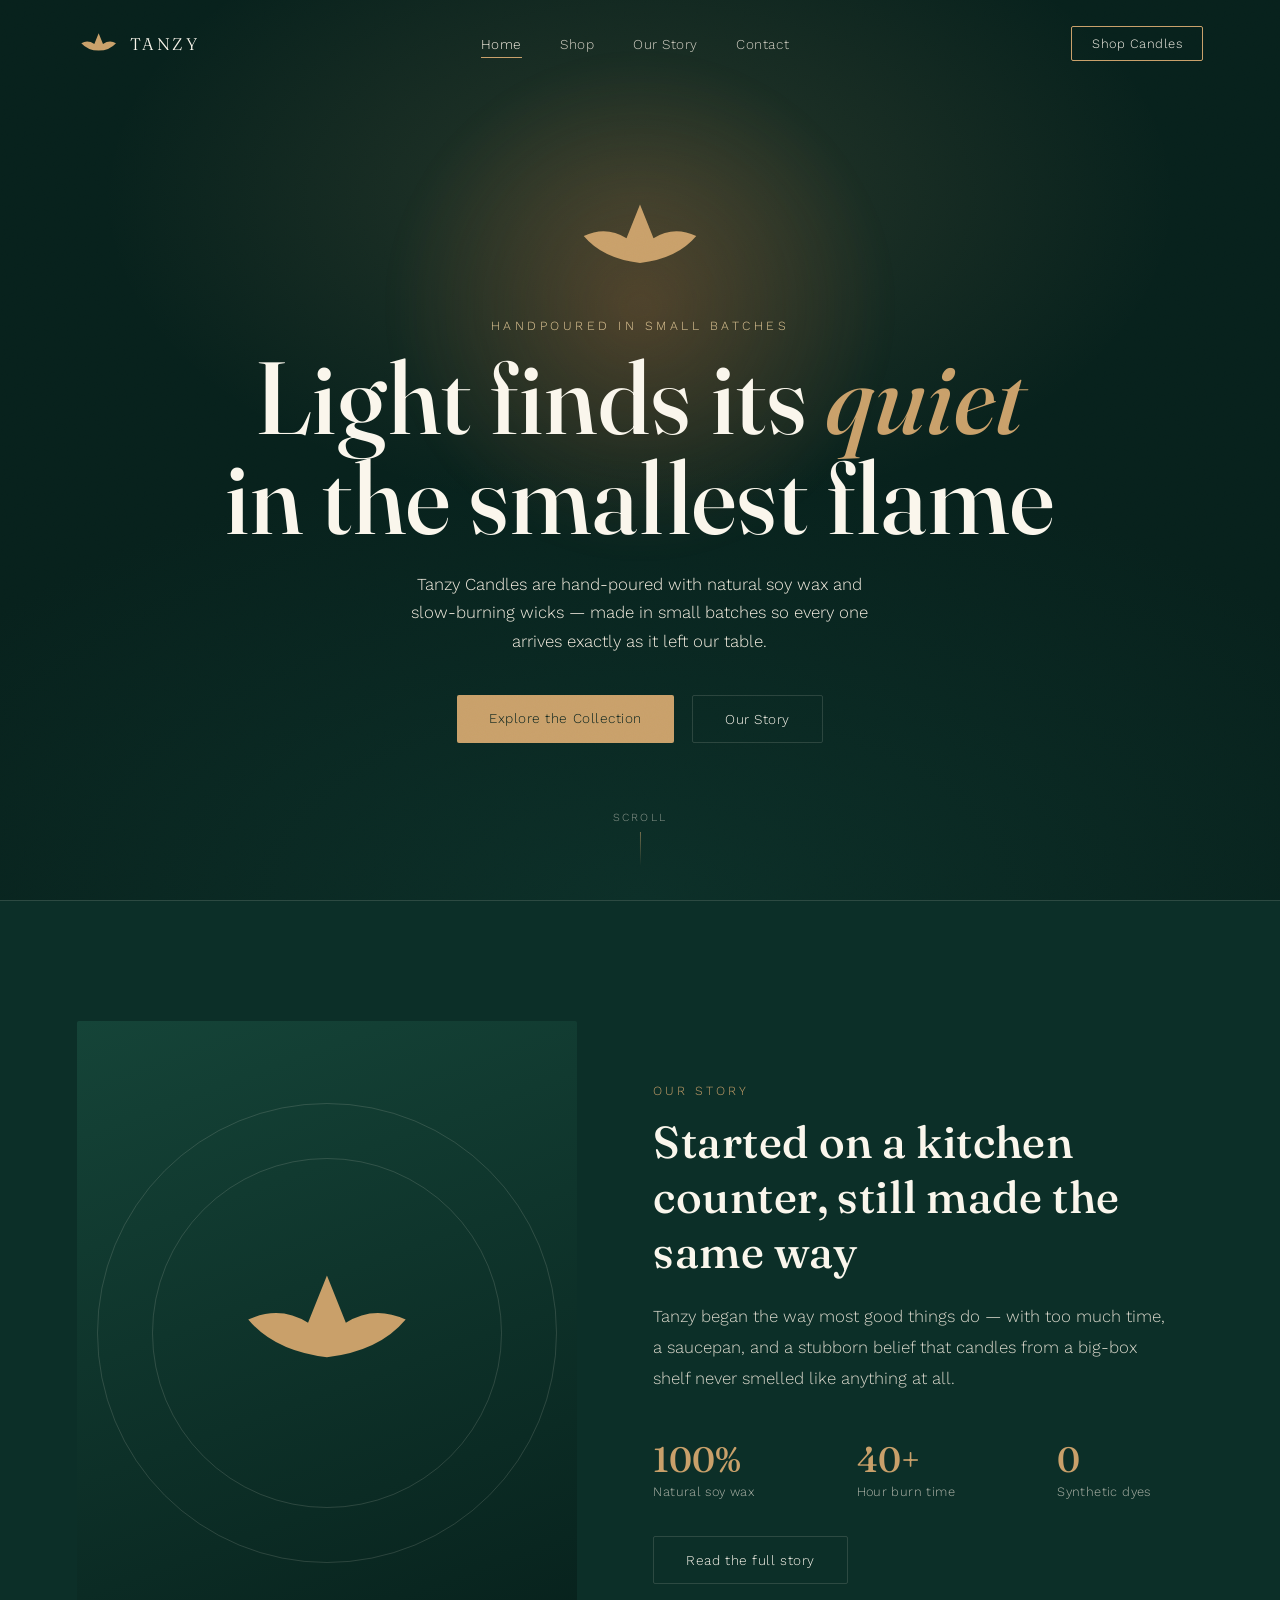
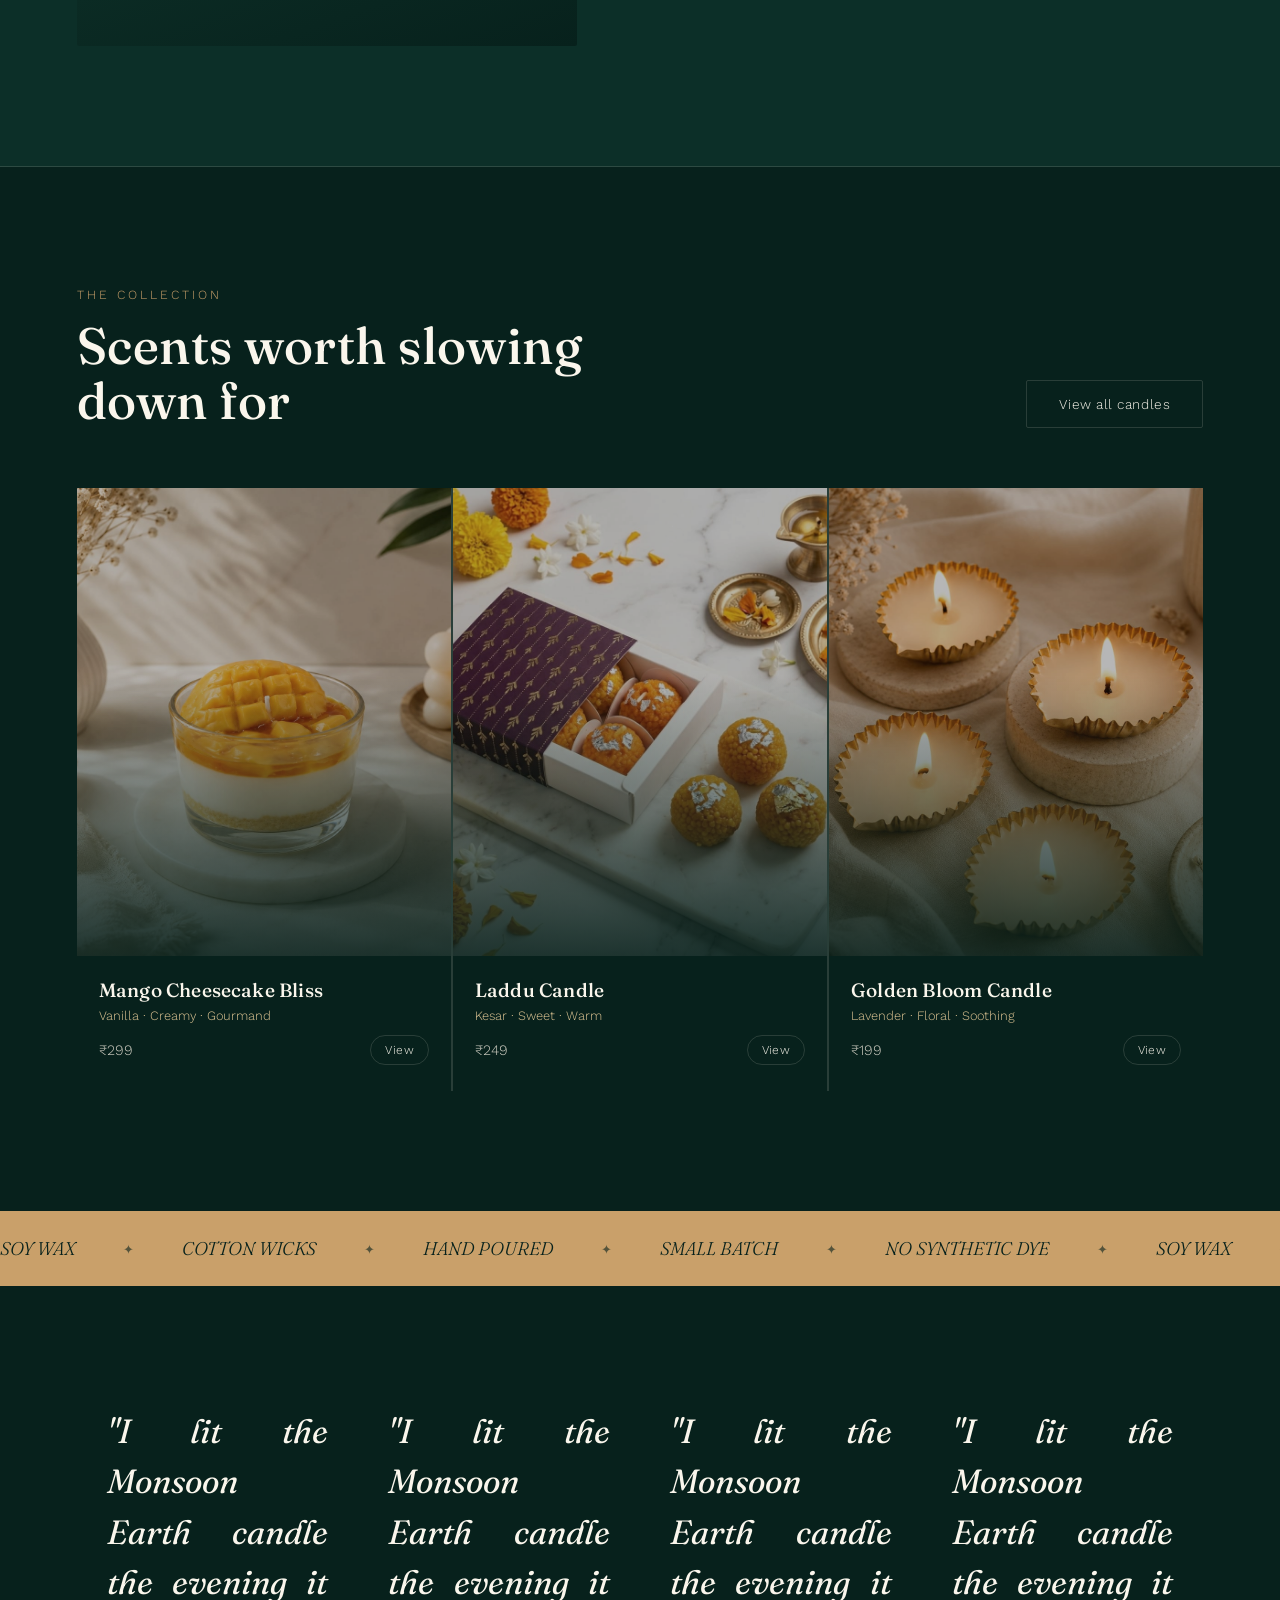
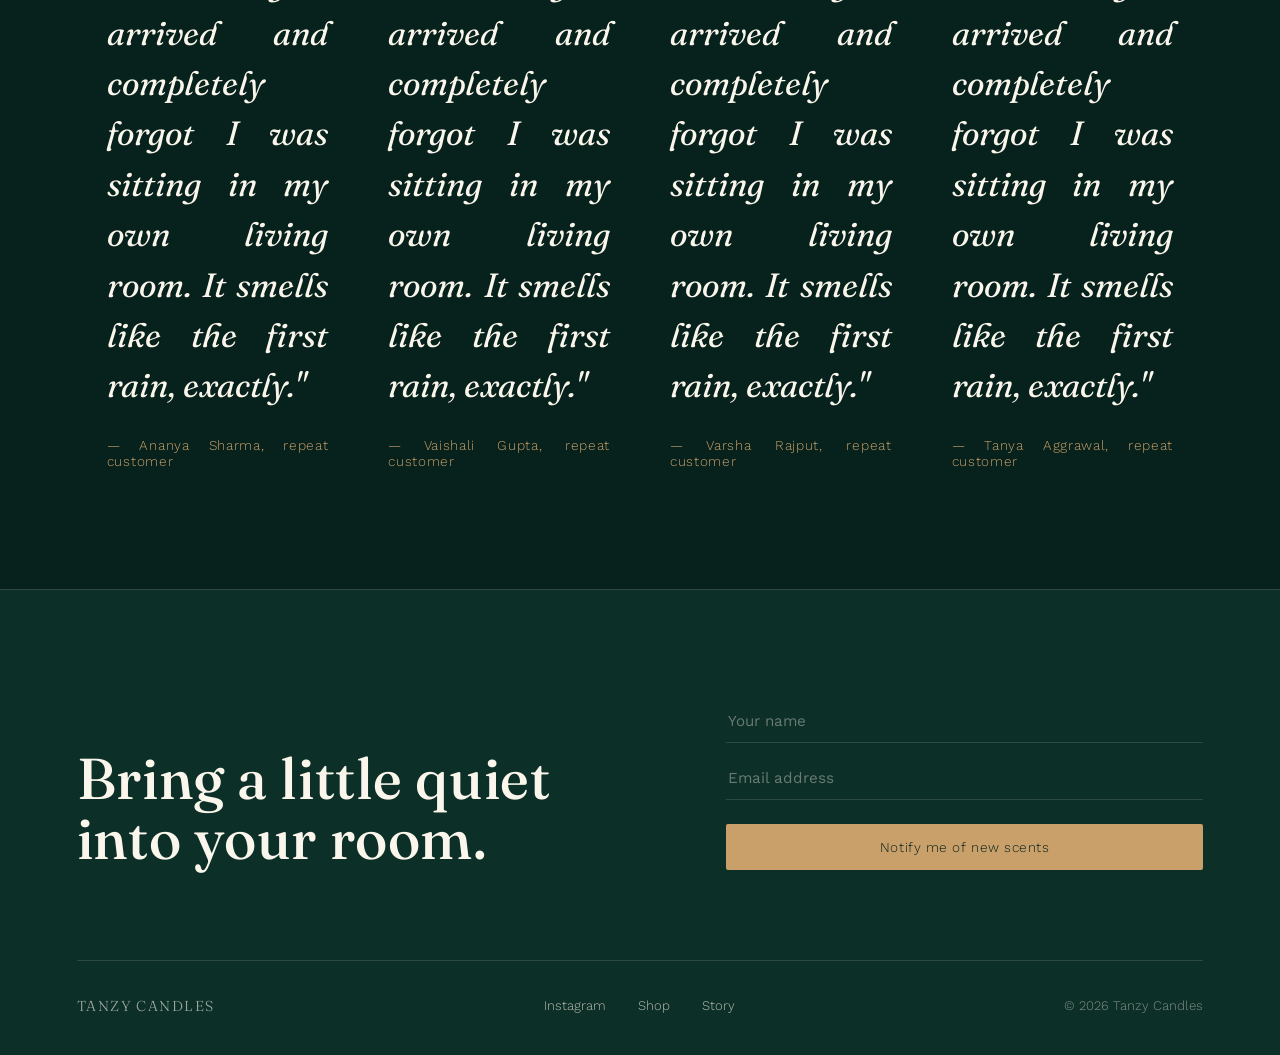
<file: index.html>
<!doctype html>
<html lang="en">

<head>
    <meta charset="UTF-8" />
    <meta name="viewport" content="width=device-width, initial-scale=1.0" />
    <title>Tanzy Candles — Handpoured, Slow-Burning</title>
    <link rel="icon" type="image/svg+xml" href="favicon.svg" />
    <link rel="canonical" href="https://rohit-singh-git.github.io/Tanzy-Candle/index.html" />
    <meta name="description"
        content="Tanzy Candles — handpoured, slow-burning scented candles inspired by desserts and Indian flavours. Vanilla, kesar, rose and floral candles made with soy wax." />
    <meta name="robots" content="index, follow" />

    <meta property="og:type" content="website" />
    <meta property="og:title" content="Tanzy Candles — Handpoured, Slow-Burning" />
    <meta property="og:description"
        content="Tanzy Candles — handpoured, slow-burning scented candles inspired by desserts and Indian flavours. Vanilla, kesar, rose and floral candles made with soy wax." />
    <meta property="og:url" content="https://rohit-singh-git.github.io/Tanzy-Candle/index.html" />
    <meta property="og:image"
        content="https://rohit-singh-git.github.io/Tanzy-Candle/images/Mango-cheesecake-bliss-Candle/1.jpeg" />
    <meta property="og:site_name" content="Tanzy Candles" />

    <meta name="twitter:card" content="summary_large_image" />
    <meta name="twitter:title" content="Tanzy Candles — Handpoured, Slow-Burning" />
    <meta name="twitter:description"
        content="Tanzy Candles — handpoured, slow-burning scented candles inspired by desserts and Indian flavours. Vanilla, kesar, rose and floral candles made with soy wax." />
    <meta name="twitter:image"
        content="https://rohit-singh-git.github.io/Tanzy-Candle/images/Mango-cheesecake-bliss-Candle/1.jpeg" />
    <link rel="preconnect" href="https://fonts.googleapis.com" />
    <link
        href="https://fonts.googleapis.com/css2?family=Fraunces:opsz,wght@9..144,300;9..144,400;9..144,500;9..144,600&family=Work+Sans:wght@300;400;500&display=swap"
        rel="stylesheet" />
    <link rel="stylesheet" href="style.css" />
    <style>
        .hero {
            position: relative;
            min-height: 100svh;
            display: flex;
            align-items: center;
            justify-content: center;
            text-align: center;
            padding: 120px 6vw 80px;
            background:
                radial-gradient(60% 50% at 50% 22%,
                    rgba(201, 160, 106, 0.16),
                    transparent 70%),
                radial-gradient(120% 90% at 50% 100%,
                    var(--pine) 0%,
                    var(--pine-deep) 55%);
            overflow: hidden;
        }

        .hero-glow {
            position: absolute;
            left: 50%;
            top: 34%;
            width: 520px;
            height: 520px;
            transform: translate(-50%, -50%);
            background: radial-gradient(circle,
                    rgba(217, 121, 63, 0.28) 0%,
                    rgba(217, 121, 63, 0) 68%);
            filter: blur(10px);
            animation: flicker 6s ease-in-out infinite;
            pointer-events: none;
        }

        @keyframes flicker {

            0%,
            100% {
                opacity: 0.75;
                transform: translate(-50%, -50%) scale(1);
            }

            35% {
                opacity: 0.95;
                transform: translate(-51%, -49%) scale(1.05);
            }

            60% {
                opacity: 0.65;
                transform: translate(-49%, -51%) scale(0.97);
            }

            80% {
                opacity: 0.9;
                transform: translate(-50%, -50%) scale(1.02);
            }
        }

        .hero-mark {
            width: 150px;
            margin: 0 auto 20px;
            animation: rise 1.4s cubic-bezier(0.19, 1, 0.22, 1) both;
        }

        .hero-eyebrow {
            font-size: 0.78rem;
            letter-spacing: 0.28em;
            color: var(--gold-soft);
            opacity: 0;
            animation: rise 1s cubic-bezier(0.19, 1, 0.22, 1) 0.15s both;
        }

        .hero h1 {
            font-size: clamp(3rem, 9vw, 6.4rem);
            line-height: 0.98;
            margin: 14px 0 22px;
            color: var(--ivory);
            opacity: 0;
            animation: rise 1.2s cubic-bezier(0.19, 1, 0.22, 1) 0.3s both;
        }

        .hero h1 em {
            font-style: italic;
            color: var(--gold);
        }

        .hero p {
            max-width: 480px;
            margin: 0 auto 40px;
            font-size: 1.05rem;
            line-height: 1.7;
            color: var(--cream);
            opacity: 0.85;
            animation: rise 1.2s cubic-bezier(0.19, 1, 0.22, 1) 0.45s both;
        }

        .hero-ctas {
            display: flex;
            gap: 18px;
            justify-content: center;
            flex-wrap: wrap;
            animation: rise 1.2s cubic-bezier(0.19, 1, 0.22, 1) 0.6s both;
        }

        @keyframes rise {
            from {
                opacity: 0;
                transform: translateY(26px);
            }

            to {
                opacity: 1;
                transform: translateY(0);
            }
        }

        .scroll-cue {
            position: absolute;
            bottom: 34px;
            left: 50%;
            transform: translateX(-50%);
            display: flex;
            flex-direction: column;
            align-items: center;
            gap: 8px;
            font-size: 0.68rem;
            letter-spacing: 0.2em;
            color: var(--cream);
            opacity: 0.55;
        }

        .scroll-cue .line {
            width: 1px;
            height: 34px;
            background: linear-gradient(var(--gold), transparent);
            animation: draw 2.2s ease-in-out infinite;
        }

        @keyframes draw {
            0% {
                transform: scaleY(0);
                transform-origin: top;
            }

            50% {
                transform: scaleY(1);
                transform-origin: top;
            }

            50.1% {
                transform-origin: bottom;
            }

            100% {
                transform: scaleY(0);
                transform-origin: bottom;
            }
        }

        .home-story-visual {
            position: relative;
            aspect-ratio: 4/5;
            border-radius: 2px;
            overflow: hidden;
            background: linear-gradient(160deg,
                    var(--pine-light),
                    var(--pine-deep));
            display: flex;
            align-items: center;
            justify-content: center;
        }

        .home-story-visual .ring {
            position: absolute;
            border: 1px solid var(--line);
            border-radius: 50%;
        }

        .home-story-visual .ring.r1 {
            width: 70%;
            aspect-ratio: 1;
            animation: spin 60s linear infinite;
        }

        .home-story-visual .ring.r2 {
            width: 92%;
            aspect-ratio: 1;
            animation: spin 90s linear infinite reverse;
        }

        @keyframes spin {
            to {
                transform: rotate(360deg);
            }
        }

        .home-story-visual svg {
            width: 42%;
            position: relative;
            z-index: 2;
        }

        .collection-head {
            display: flex;
            justify-content: space-between;
            align-items: flex-end;
            gap: 2rem;
            flex-wrap: wrap;
        }
    </style>
</head>

<body>
    <div class="grain"></div>

    <nav id="nav">
        <a href="index.html">

            <div class="brand">
                <svg viewBox="0 0 100 60" fill="none" xmlns="http://www.w3.org/2000/svg">
                    <path d="M50 5 L60 30 Q75 20 90 28 Q75 45 50 45 Q25 45 10 28 Q25 20 40 30 Z" fill="#c9a06a" />
                </svg>
                TANZY
            </div>
        </a>
        <div class="navlinks">
            <a href="index.html" class="active">Home</a>
            <a href="shop.html">Shop</a>
            <a href="about.html">Our Story</a>
            <a href="contact.html">Contact</a>
        </div>
        <a class="navcta" href="shop.html">Shop Candles</a>
    </nav>

    <section class="hero">
        <div class="hero-glow"></div>
        <div style="position: relative; z-index: 2">
            <svg class="hero-mark" viewBox="0 0 200 130" fill="none" xmlns="http://www.w3.org/2000/svg">
                <path d="M100 10 L118 55 Q145 38 175 52 Q150 82 100 88 Q50 82 25 52 Q55 38 82 55 Z" fill="#c9a06a" />
            </svg>
            <div class="hero-eyebrow">HANDPOURED IN SMALL BATCHES</div>
            <h1>
                Light finds its <em>quiet</em><br />in the smallest flame
            </h1>
            <p>
                Tanzy Candles are hand-poured with natural soy wax and
                slow-burning wicks — made in small batches so every one
                arrives exactly as it left our table.
            </p>
            <div class="hero-ctas">
                <a href="shop.html" class="btn-solid">Explore the Collection</a>
                <a href="about.html" class="btn-outline">Our Story</a>
            </div>
        </div>
        <div class="scroll-cue">
            <span>SCROLL</span>
            <div class="line"></div>
        </div>
    </section>

    <section class="story" id="story">
        <div class="home-story-visual">
            <div class="ring r1"></div>
            <div class="ring r2"></div>
            <svg viewBox="0 0 200 130" fill="none" xmlns="http://www.w3.org/2000/svg">
                <path d="M100 10 L118 55 Q145 38 175 52 Q150 82 100 88 Q50 82 25 52 Q55 38 82 55 Z" fill="#c9a06a" />
            </svg>
        </div>
        <div class="story-copy">
            <div class="kicker">OUR STORY</div>
            <h2 class="display" style="font-size: clamp(2rem, 3.6vw, 2.8rem)">
                Started on a kitchen counter, still made the same way
            </h2>
            <p>
                Tanzy began the way most good things do — with too much
                time, a saucepan, and a stubborn belief that candles from a
                big-box shelf never smelled like anything at all.
            </p>
            <div class="story-stats">
                <div class="stat">
                    <b>100%</b><span>Natural soy wax</span>
                </div>
                <div class="stat">
                    <b>40+</b><span>Hour burn time</span>
                </div>
                <div class="stat"><b>0</b><span>Synthetic dyes</span></div>
            </div>
            <div style="margin-top: 36px">
                <a href="about.html" class="btn-outline">Read the full story</a>
            </div>
        </div>
    </section>

    <section class="collection" id="collection">
        <div class="collection-head">
            <div class="section-head">
                <div class="kicker">THE COLLECTION</div>
                <h2>Scents worth slowing down for</h2>
            </div>
            <a href="shop.html" class="btn-outline">View all candles</a>
        </div>
        <div class="shop-grid" id="home-grid" style="margin-top: 60px"></div>
    </section>

    <div class="strip">
        <div class="strip-track">
            <span>SOY WAX</span><span>COTTON WICKS</span><span>HAND POURED</span><span>SMALL BATCH</span><span>NO
                SYNTHETIC DYE</span> <span>SOY WAX</span><span>COTTON WICKS</span><span>HAND POURED</span><span>SMALL
                BATCH</span><span>NO SYNTHETIC DYE</span>
        </div>
    </div>

    <section class="testimonial">
        <div class="testimonial-block">
            <q>"I lit the Monsoon Earth candle the evening it arrived and
                completely forgot I was sitting in my own living room. It smells
                like the first rain, exactly."</q>
            <cite>— Ananya Sharma, repeat customer</cite>
        </div>
        <div>
            <q>"I lit the Monsoon Earth candle the evening it arrived and
                completely forgot I was sitting in my own living room. It smells
                like the first rain, exactly."</q>
            <cite>— Vaishali Gupta, repeat customer</cite>
        </div>

        <div>
            <q>"I lit the Monsoon Earth candle the evening it arrived and
                completely forgot I was sitting in my own living room. It smells
                like the first rain, exactly."</q>
            <cite>— Varsha Rajput, repeat customer</cite>
        </div>
        <div>

            <q>"I lit the Monsoon Earth candle the evening it arrived and
                completely forgot I was sitting in my own living room. It smells
                like the first rain, exactly."</q>
            <cite>— Tanya Aggrawal, repeat customer</cite>
        </div>

    </section>

    <footer id="contact">
        <div class="footer-cta">
            <h2>Bring a little quiet<br />into your room.</h2>
            <div class="footer-form">
                <input type="text" placeholder="Your name" />
                <input type="email" placeholder="Email address" />
                <a href="contact.html" class="btn-solid" style="text-align: center; margin-top: 10px">Notify me of new
                    scents</a>
            </div>
        </div>
        <div class="footer-bottom">
            <div class="footer-brand">TANZY CANDLES</div>
            <div class="footer-links">
                <a href="https://www.instagram.com/tanzy_candle/" target="_blank" rel="noopener">Instagram</a>
                <a href="shop.html">Shop</a>
                <a href="about.html">Story</a>
            </div>
            <div class="footer-links" style="opacity: 0.5">
                © 2026 Tanzy Candles
            </div>
        </div>
    </footer>

    <script src="products.js"></script>
    <script>
        const nav = document.getElementById("nav");
        window.addEventListener("scroll", () =>
            nav.classList.toggle("scrolled", window.scrollY > 40),
        );

        const grid = document.getElementById("home-grid");
        PRODUCTS.slice(0, 3).forEach((p) => {
            grid.innerHTML += `
      <a class="pcard" href="product.html?slug=${p.slug}">
        <div class="pimg"><img src="${p.images[0]}" alt="${p.name} candle" onerror="this.src='https://picsum.photos/seed/${p.seed}/700/880'"></div>
        <div class="pinfo">
          <h3>${p.name}</h3>
          <span class="scent">${p.notes}</span>
          <div class="prow">
            <span class="price">₹${p.price}</span>
            <span class="addbtn">View</span>
          </div>
        </div>
      </a>`;
        });
    </script>
</body>

</html>
</file>
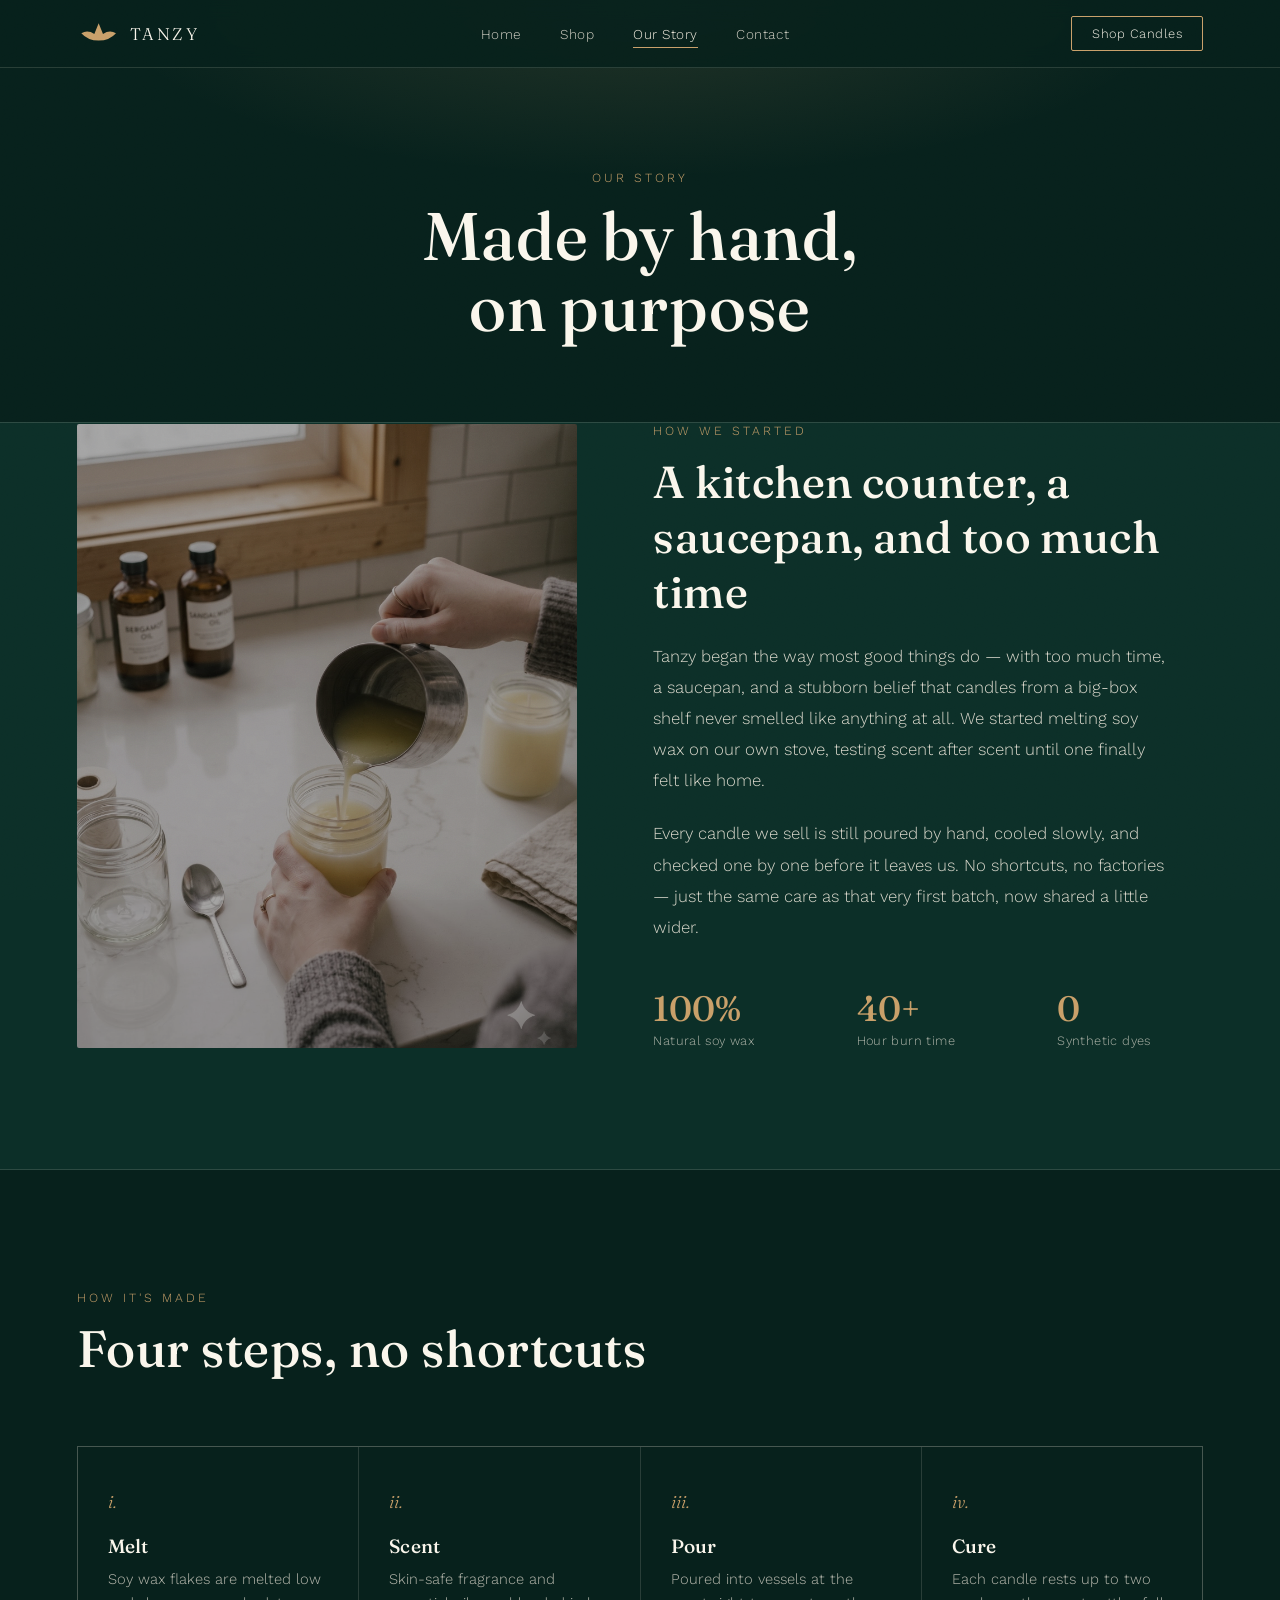
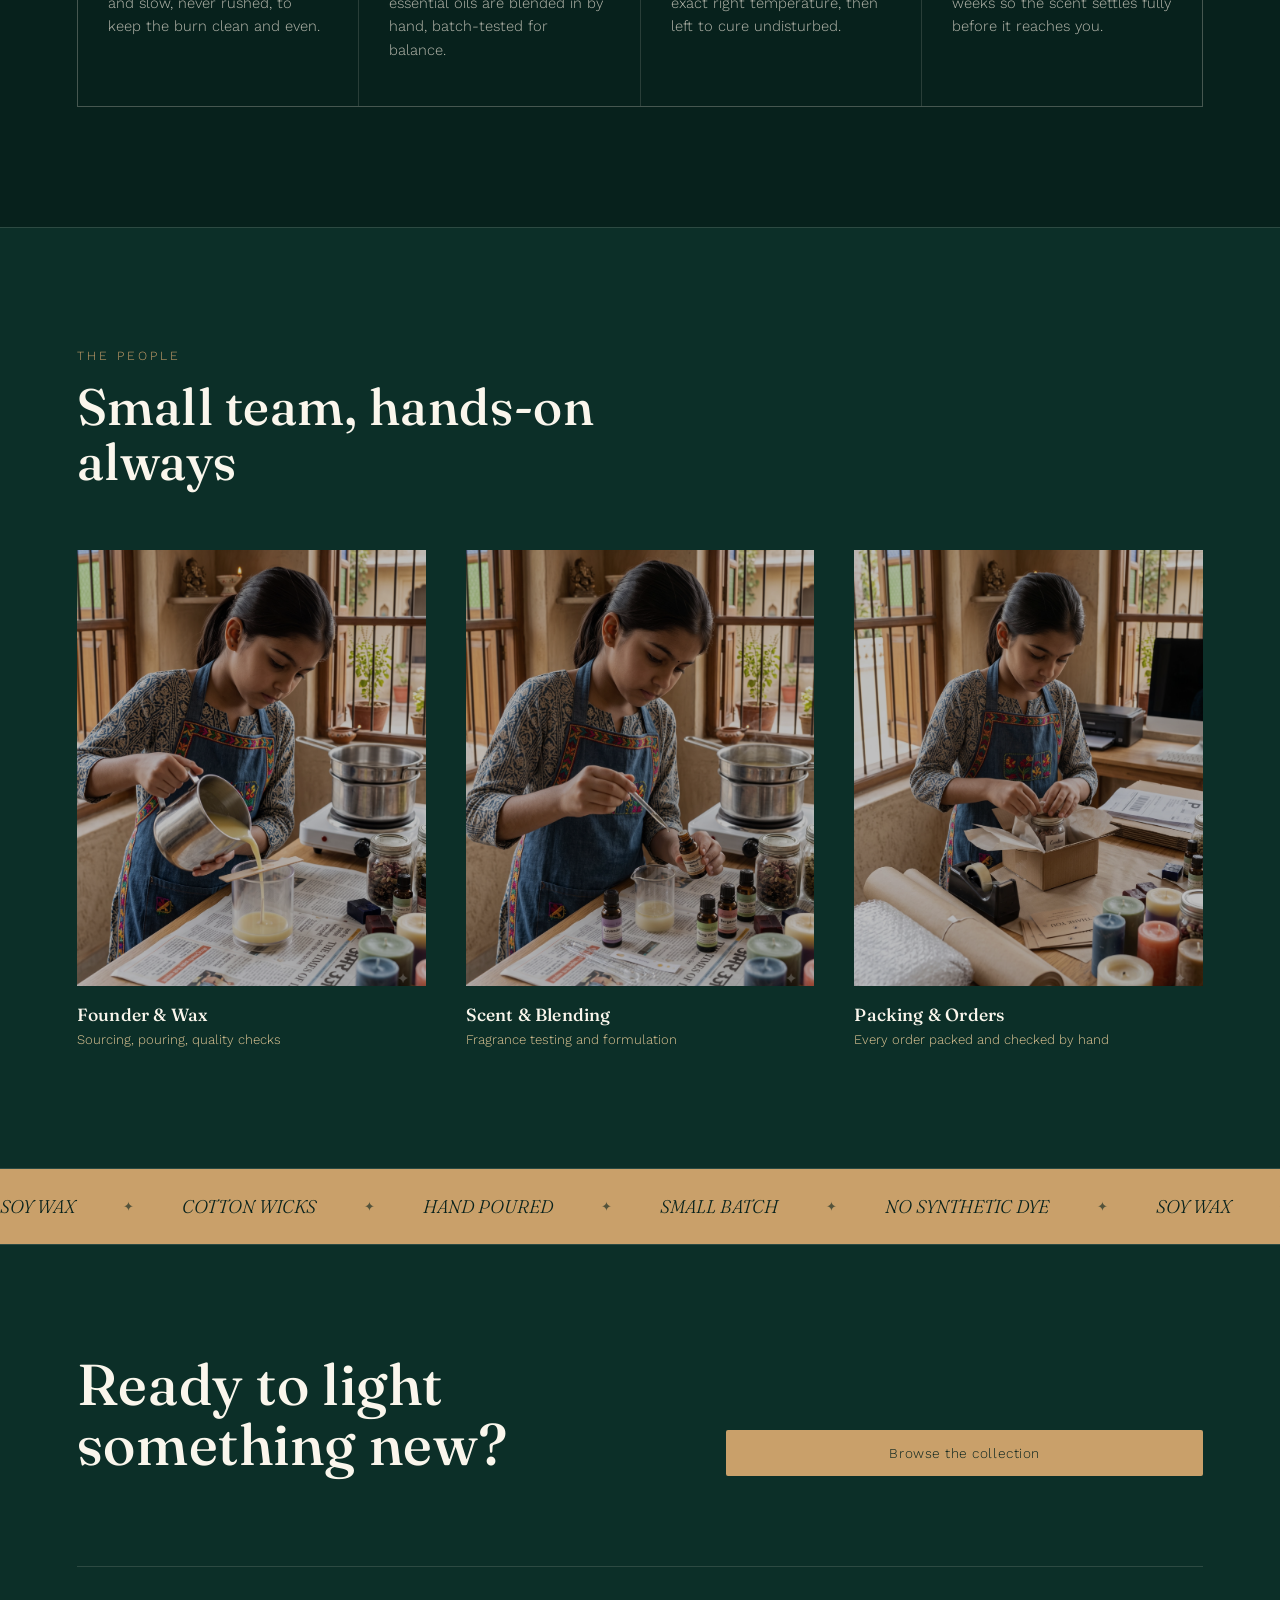
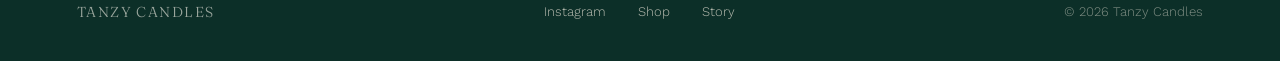
<file: about.html>
<!doctype html>
<html lang="en">

<head>
    <meta charset="UTF-8" />
    <meta name="viewport" content="width=device-width, initial-scale=1.0" />
    <title>Our Story — Tanzy Candles</title>
    <link rel="icon" type="image/svg+xml" href="favicon.svg" />
    <link rel="canonical" href="https://rohit-singh-git.github.io/Tanzy-Candle/about.html" />
    <meta name="description"
        content="The story behind Tanzy Candles — handpoured, slow-burning soy wax candles crafted with care." />
    <meta name="robots" content="index, follow" />

    <meta property="og:type" content="website" />
    <meta property="og:title" content="Our Story — Tanzy Candles" />
    <meta property="og:description"
        content="The story behind Tanzy Candles — handpoured, slow-burning soy wax candles crafted with care." />
    <meta property="og:url" content="https://rohit-singh-git.github.io/Tanzy-Candle/about.html" />
    <meta property="og:image"
        content="https://rohit-singh-git.github.io/Tanzy-Candle/images/Mango-cheesecake-bliss-Candle/1.jpeg" />
    <meta property="og:site_name" content="Tanzy Candles" />

    <meta name="twitter:card" content="summary_large_image" />
    <meta name="twitter:title" content="Our Story — Tanzy Candles" />
    <meta name="twitter:description"
        content="The story behind Tanzy Candles — handpoured, slow-burning soy wax candles crafted with care." />
    <meta name="twitter:image"
        content="https://rohit-singh-git.github.io/Tanzy-Candle/images/Mango-cheesecake-bliss-Candle/1.jpeg" />
    <link rel="preconnect" href="https://fonts.googleapis.com" />
    <link
        href="https://fonts.googleapis.com/css2?family=Fraunces:opsz,wght@9..144,300;9..144,400;9..144,500;9..144,600&family=Work+Sans:wght@300;400;500&display=swap"
        rel="stylesheet" />
    <link rel="stylesheet" href="style.css" />
</head>

<body>
    <div class="grain"></div>

    <nav id="nav" class="solid">
        <a href="index.html">

            <div class="brand">
                <svg viewBox="0 0 100 60" fill="none" xmlns="http://www.w3.org/2000/svg">
                    <path d="M50 5 L60 30 Q75 20 90 28 Q75 45 50 45 Q25 45 10 28 Q25 20 40 30 Z" fill="#c9a06a" />
                </svg>
                TANZY
            </div>
        </a>
        <div class="navlinks">
            <a href="index.html">Home</a>
            <a href="shop.html">Shop</a>
            <a href="about.html" class="active">Our Story</a>
            <a href="contact.html">Contact</a>
        </div>
        <a class="navcta" href="shop.html">Shop Candles</a>
    </nav>

    <div class="pagehead">
        <div class="kicker">OUR STORY</div>
        <h1>Made by hand,<br />on purpose</h1>
    </div>

    <section class="story" style="padding-top: 0">
        <div class="story-visual">
            <img src="./images/extra/candle-pour-kitchen.jpeg" alt="Candle being poured by hand" />
        </div>
        <div class="story-copy">
            <div class="kicker">HOW WE STARTED</div>
            <h2 style="font-size: clamp(2rem, 3.6vw, 2.8rem)">
                A kitchen counter, a saucepan, and too much time
            </h2>
            <p>
                Tanzy began the way most good things do — with too much
                time, a saucepan, and a stubborn belief that candles from a
                big-box shelf never smelled like anything at all. We started
                melting soy wax on our own stove, testing scent after scent
                until one finally felt like home.
            </p>
            <p>
                Every candle we sell is still poured by hand, cooled slowly,
                and checked one by one before it leaves us. No shortcuts, no
                factories — just the same care as that very first batch, now
                shared a little wider.
            </p>
            <div class="story-stats">
                <div class="stat">
                    <b>100%</b><span>Natural soy wax</span>
                </div>
                <div class="stat">
                    <b>40+</b><span>Hour burn time</span>
                </div>
                <div class="stat"><b>0</b><span>Synthetic dyes</span></div>
            </div>
        </div>
    </section>

    <section id="process">
        <div class="section-head">
            <div class="kicker">HOW IT'S MADE</div>
            <h2>Four steps, no shortcuts</h2>
        </div>
        <div class="process-grid">
            <div class="process-item">
                <span class="process-num">i.</span>
                <h3>Melt</h3>
                <p>
                    Soy wax flakes are melted low and slow, never rushed, to
                    keep the burn clean and even.
                </p>
            </div>
            <div class="process-item">
                <span class="process-num">ii.</span>
                <h3>Scent</h3>
                <p>
                    Skin-safe fragrance and essential oils are blended in by
                    hand, batch-tested for balance.
                </p>
            </div>
            <div class="process-item">
                <span class="process-num">iii.</span>
                <h3>Pour</h3>
                <p>
                    Poured into vessels at the exact right temperature, then
                    left to cure undisturbed.
                </p>
            </div>
            <div class="process-item">
                <span class="process-num">iv.</span>
                <h3>Cure</h3>
                <p>
                    Each candle rests up to two weeks so the scent settles
                    fully before it reaches you.
                </p>
            </div>
        </div>
    </section>

    <section style="
                background: var(--pine);
                border-top: 1px solid var(--line);
                border-bottom: 1px solid var(--line);
            ">
        <div class="section-head">
            <div class="kicker">THE PEOPLE</div>
            <h2>Small team, hands-on always</h2>
        </div>
        <div class="team-grid">
            <div class="team-card">
                <img src="./images/extra/founder-pouring-wax.jpeg" alt="Founder pouring wax" />
                <h3>Founder & Wax</h3>
                <span>Sourcing, pouring, quality checks</span>
            </div>
            <div class="team-card">
                <img src="./images/extra/blending-scent.jpeg" alt="Founder blending scent" />
                <h3>Scent & Blending</h3>
                <span>Fragrance testing and formulation</span>
            </div>
            <div class="team-card">
                <img src="./images/extra/packing-orders.jpeg" alt="Packing orders" />
                <h3>Packing & Orders</h3>
                <span>Every order packed and checked by hand</span>
            </div>
        </div>
    </section>

    <div class="strip">
        <div class="strip-track">
            <span>SOY WAX</span><span>COTTON WICKS</span><span>HAND POURED</span><span>SMALL BATCH</span><span>NO
                SYNTHETIC DYE</span> <span>SOY WAX</span><span>COTTON WICKS</span><span>HAND POURED</span><span>SMALL
                BATCH</span><span>NO SYNTHETIC DYE</span>
        </div>
    </div>

    <footer>
        <div class="footer-cta">
            <h2>Ready to light<br />something new?</h2>
            <div class="footer-form">
                <a href="shop.html" class="btn-solid" style="text-align: center">Browse the collection</a>
            </div>
        </div>
        <div class="footer-bottom">
            <div class="footer-brand">TANZY CANDLES</div>
            <div class="footer-links">
                <a href="https://www.instagram.com/tanzy_candle/" target="_blank" rel="noopener">Instagram</a>
                <a href="shop.html">Shop</a>
                <a href="about.html">Story</a>
            </div>
            <div class="footer-links" style="opacity: 0.5">
                © 2026 Tanzy Candles
            </div>
        </div>
    </footer>

    <script>
        const nav = document.getElementById("nav");
        window.addEventListener("scroll", () =>
            nav.classList.toggle("scrolled", window.scrollY > 40),
        );
    </script>
</body>

</html>
</file>
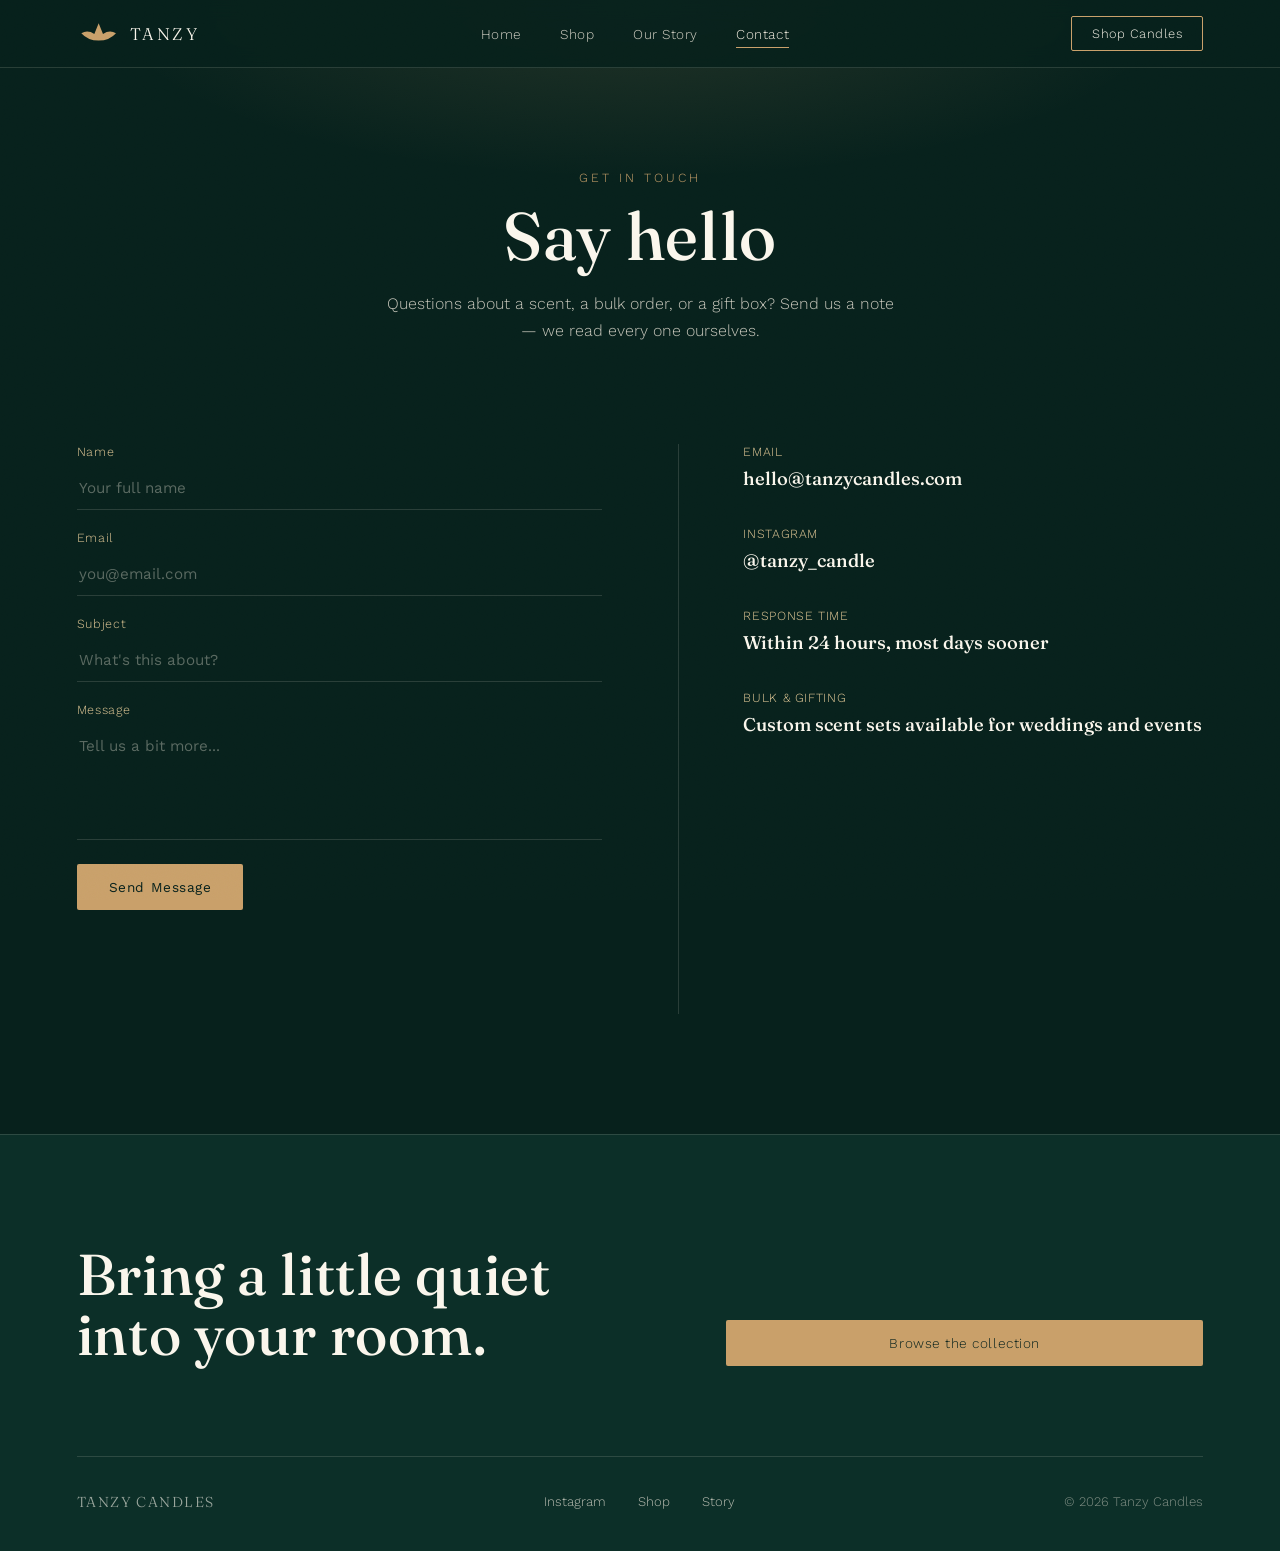
<file: contact.html>
<!doctype html>
<html lang="en">

<head>
    <meta charset="UTF-8" />
    <meta name="viewport" content="width=device-width, initial-scale=1.0" />
    <title>Contact — Tanzy Candles</title>
    <link rel="icon" type="image/svg+xml" href="favicon.svg" />
    <link rel="canonical" href="https://rohit-singh-git.github.io/Tanzy-Candle/contact.html" />
    <meta name="description"
        content="Get in touch with Tanzy Candles for orders, bulk gifting, or questions about our scented candles." />
    <meta name="robots" content="index, follow" />

    <meta property="og:type" content="website" />
    <meta property="og:title" content="Contact — Tanzy Candles" />
    <meta property="og:description"
        content="Get in touch with Tanzy Candles for orders, bulk gifting, or questions about our scented candles." />
    <meta property="og:url" content="https://rohit-singh-git.github.io/Tanzy-Candle/contact.html" />
    <meta property="og:image"
        content="https://rohit-singh-git.github.io/Tanzy-Candle/images/Mango-cheesecake-bliss-Candle/1.jpeg" />
    <meta property="og:site_name" content="Tanzy Candles" />

    <meta name="twitter:card" content="summary_large_image" />
    <meta name="twitter:title" content="Contact — Tanzy Candles" />
    <meta name="twitter:description"
        content="Get in touch with Tanzy Candles for orders, bulk gifting, or questions about our scented candles." />
    <meta name="twitter:image"
        content="https://rohit-singh-git.github.io/Tanzy-Candle/images/Mango-cheesecake-bliss-Candle/1.jpeg" />
    <link rel="preconnect" href="https://fonts.googleapis.com" />
    <link
        href="https://fonts.googleapis.com/css2?family=Fraunces:opsz,wght@9..144,300;9..144,400;9..144,500;9..144,600&family=Work+Sans:wght@300;400;500&display=swap"
        rel="stylesheet" />
    <link rel="stylesheet" href="style.css" />
</head>

<body>
    <div class="grain"></div>

    <nav id="nav" class="solid">
        <a href="index.html">
            <div class="brand">
                <svg viewBox="0 0 100 60" fill="none" xmlns="http://www.w3.org/2000/svg">
                    <path d="M50 5 L60 30 Q75 20 90 28 Q75 45 50 45 Q25 45 10 28 Q25 20 40 30 Z" fill="#c9a06a" />
                </svg>
                TANZY
            </div>
        </a>
        <div class="navlinks">
            <a href="index.html">Home</a>
            <a href="shop.html">Shop</a>
            <a href="about.html">Our Story</a>
            <a href="contact.html" class="active">Contact</a>
        </div>
        <a class="navcta" href="shop.html">Shop Candles</a>
    </nav>

    <div class="pagehead">
        <div class="kicker">GET IN TOUCH</div>
        <h1>Say hello</h1>
        <p>
            Questions about a scent, a bulk order, or a gift box? Send us a
            note — we read every one ourselves.
        </p>
    </div>

    <section style="padding-top: 0">
        <div class="contact-wrap">
            <form class="contact-form" id="contact-form">
                <input type="hidden" name="access_key" value="c2a4910f-ffac-46a7-81e4-fe49c4257fbf" />
                <input type="hidden" name="subject" value="New message from Tanzy Candles site" />
                <input type="checkbox" name="botcheck" style="display: none" />

                <div class="field">
                    <label>Name</label>
                    <input type="text" name="name" placeholder="Your full name" required />
                </div>
                <div class="field">
                    <label>Email</label>
                    <input type="email" name="email" placeholder="you@email.com" required />
                </div>
                <div class="field">
                    <label>Subject</label>
                    <input type="text" name="topic" placeholder="What's this about?" />
                </div>
                <div class="field">
                    <label>Message</label>
                    <textarea rows="5" name="message" placeholder="Tell us a bit more..." required></textarea>
                </div>
                <button type="submit" class="btn-solid" style="width: fit-content">
                    Send Message
                </button>
                <div class="form-success" id="form-success">
                    Thanks — we'll get back to you within a day.
                </div>
                <div class="form-success" id="form-error" style="background: #f4d9d9; color: #7a2020;">
                    Something went wrong. Please email us directly at
                    hello@tanzycandles.com.
                </div>
            </form>

            <div class="contact-info">
                <div class="info-block">
                    <span>EMAIL</span>
                    <b>hello@tanzycandles.com</b>
                </div>
                <div class="info-block">
                    <span>INSTAGRAM</span>
                    <b><a href="https://www.instagram.com/tanzy_candle/" target="_blank"
                            rel="noopener">@tanzy_candle</a></b>
                </div>
                <div class="info-block">
                    <span>RESPONSE TIME</span>
                    <b>Within 24 hours, most days sooner</b>
                </div>
                <div class="info-block">
                    <span>BULK & GIFTING</span>
                    <b>Custom scent sets available for weddings and
                        events</b>
                </div>
            </div>
        </div>
    </section>

    <footer>
        <div class="footer-cta">
            <h2>Bring a little quiet<br />into your room.</h2>
            <div class="footer-form">
                <a href="shop.html" class="btn-solid" style="text-align: center">Browse the collection</a>
            </div>
        </div>
        <div class="footer-bottom">
            <div class="footer-brand">TANZY CANDLES</div>
            <div class="footer-links">
                <a href="https://www.instagram.com/tanzy_candle/" target="_blank" rel="noopener">Instagram</a>
                <a href="shop.html">Shop</a>
                <a href="about.html">Story</a>
            </div>
            <div class="footer-links" style="opacity: 0.5">
                © 2026 Tanzy Candles
            </div>
        </div>
    </footer>

    <script>
        const nav = document.getElementById("nav");
        window.addEventListener("scroll", () =>
            nav.classList.toggle("scrolled", window.scrollY > 40),
        );

        const contactForm = document.getElementById("contact-form");
        contactForm.addEventListener("submit", function (e) {
            e.preventDefault();

            const form = this;
            const submitBtn = form.querySelector("button[type=submit]");
            const msg = document.getElementById("form-success");
            const errorMsg = document.getElementById("form-error");

            submitBtn.disabled = true;
            submitBtn.textContent = "Sending...";
            errorMsg.classList.remove("show");

            fetch("https://api.web3forms.com/submit", {
                method: "POST",
                headers: { Accept: "application/json" },
                body: new FormData(form),
            })
                .then((res) => res.json())
                .then((data) => {
                    if (data.success) {
                        msg.classList.add("show");
                        form.reset();
                    } else {
                        errorMsg.classList.add("show");
                    }
                })
                .catch(() => errorMsg.classList.add("show"))
                .finally(() => {
                    submitBtn.disabled = false;
                    submitBtn.textContent = "Send Message";
                });
        });
    </script>
</body>

</html>
</file>
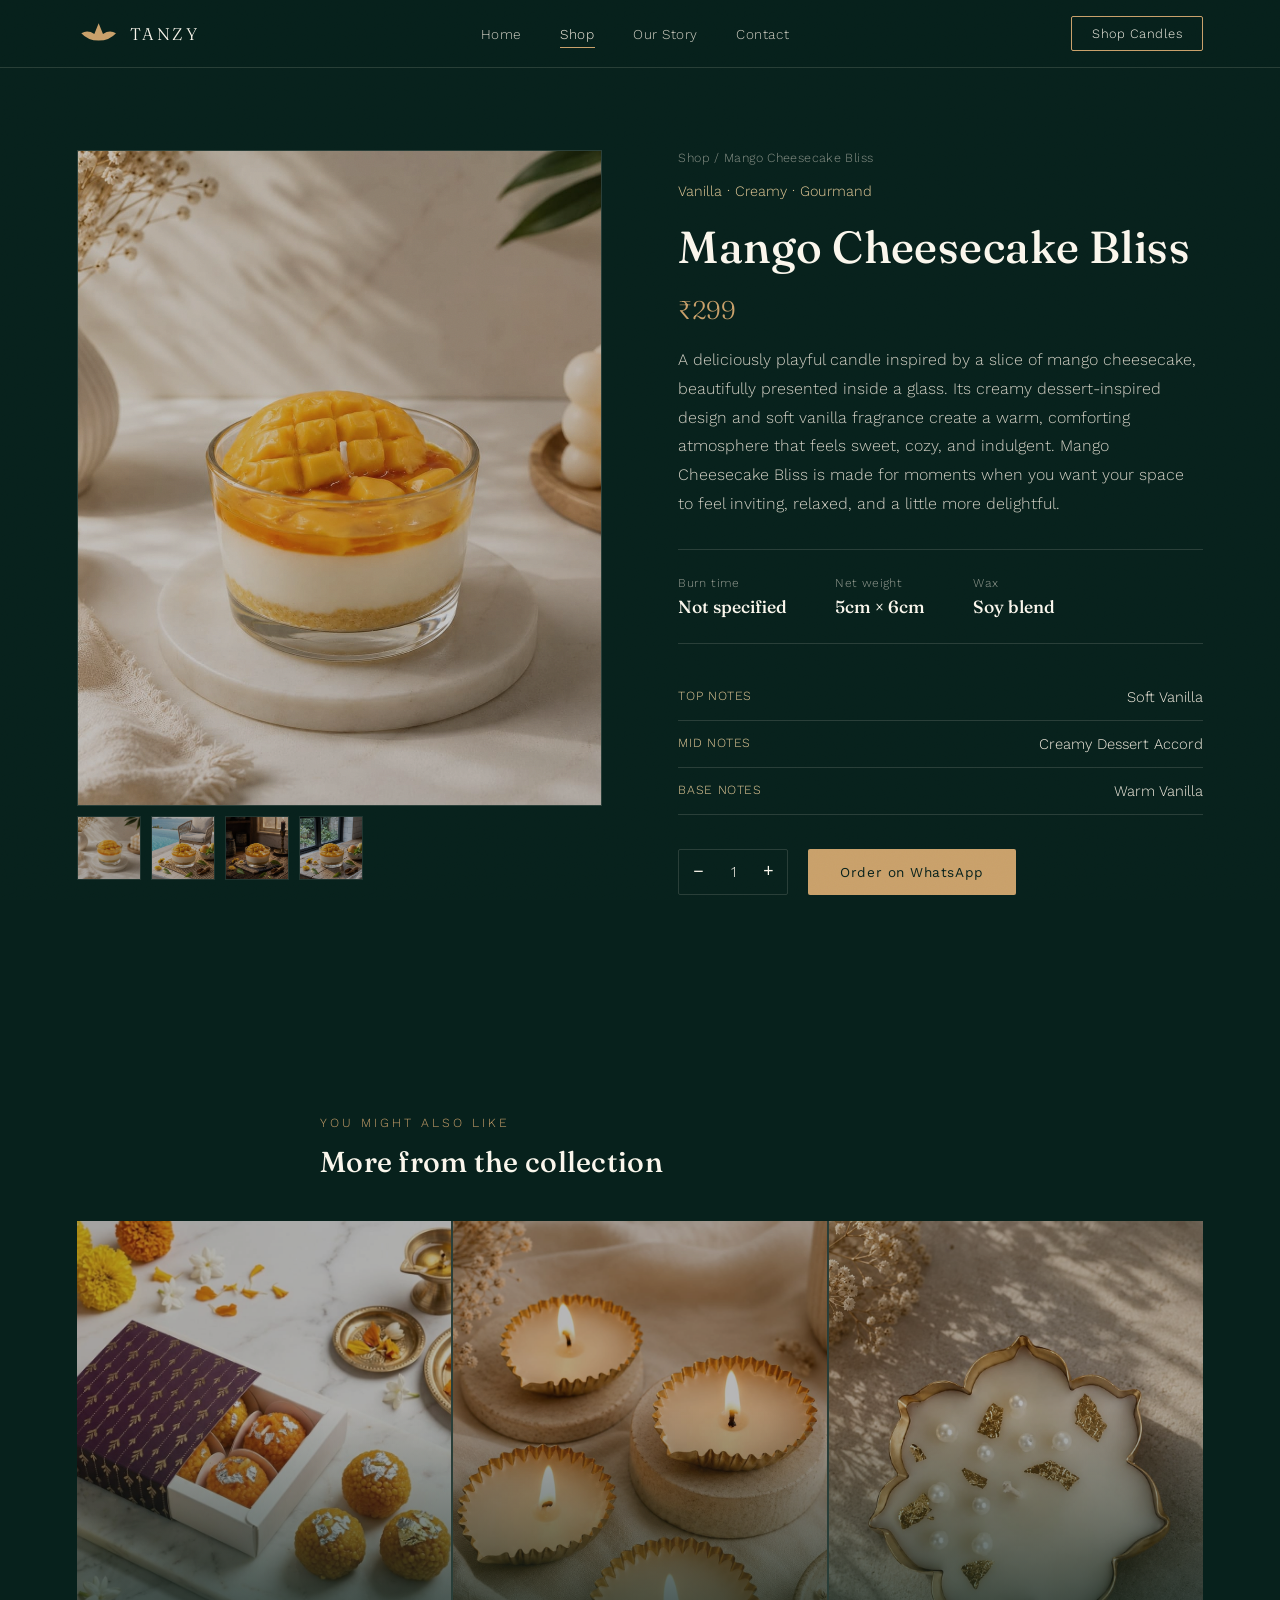
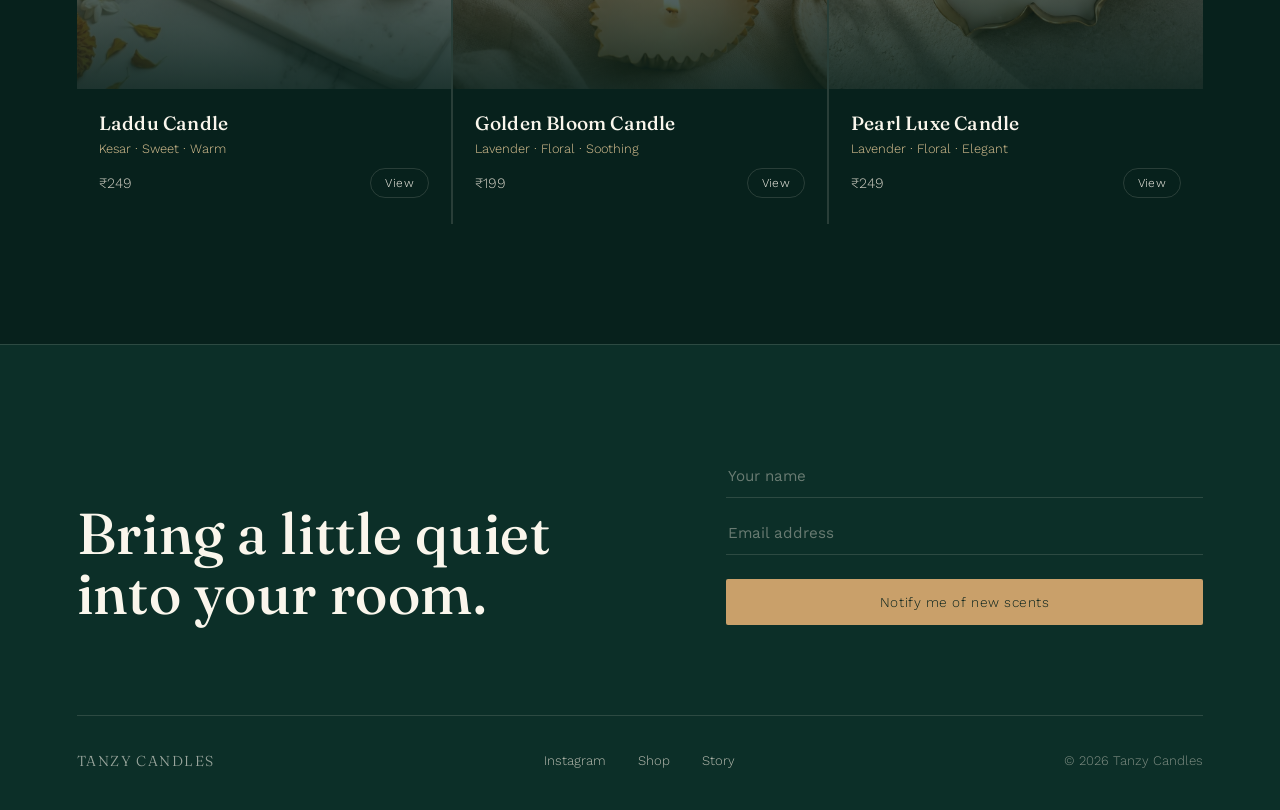
<file: product.html>
<!doctype html>
<html lang="en">

<head>
    <meta charset="UTF-8" />
    <meta name="viewport" content="width=device-width, initial-scale=1.0" />
    <title>Product — Tanzy Candles</title>
    <link rel="icon" type="image/svg+xml" href="favicon.svg" />
    <link rel="canonical" href="https://rohit-singh-git.github.io/Tanzy-Candle/product.html" />
    <meta name="description"
        content="Shop handpoured scented candles by Tanzy Candles — soy wax, small-batch, made in India." />
    <meta name="robots" content="index, follow" />

    <meta property="og:type" content="website" />
    <meta property="og:title" content="Product — Tanzy Candles" />
    <meta property="og:description"
        content="Shop handpoured scented candles by Tanzy Candles — soy wax, small-batch, made in India." />
    <meta property="og:url" content="https://rohit-singh-git.github.io/Tanzy-Candle/product.html" />
    <meta property="og:image"
        content="https://rohit-singh-git.github.io/Tanzy-Candle/images/Mango-cheesecake-bliss-Candle/1.jpeg" />
    <meta property="og:site_name" content="Tanzy Candles" />

    <meta name="twitter:card" content="summary_large_image" />
    <meta name="twitter:title" content="Product — Tanzy Candles" />
    <meta name="twitter:description"
        content="Shop handpoured scented candles by Tanzy Candles — soy wax, small-batch, made in India." />
    <meta name="twitter:image"
        content="https://rohit-singh-git.github.io/Tanzy-Candle/images/Mango-cheesecake-bliss-Candle/1.jpeg" />
    <link rel="preconnect" href="https://fonts.googleapis.com" />
    <link
        href="https://fonts.googleapis.com/css2?family=Fraunces:opsz,wght@9..144,300;9..144,400;9..144,500;9..144,600&family=Work+Sans:wght@300;400;500&display=swap"
        rel="stylesheet" />
    <link rel="stylesheet" href="style.css" />
</head>

<body>
    <div class="grain"></div>

    <nav id="nav" class="solid">
        <a href="index.html">

            <div class="brand">
                <svg viewBox="0 0 100 60" fill="none" xmlns="http://www.w3.org/2000/svg">
                    <path d="M50 5 L60 30 Q75 20 90 28 Q75 45 50 45 Q25 45 10 28 Q25 20 40 30 Z" fill="#c9a06a" />
                </svg>
                TANZY
            </div>
        </a>
        <div class="navlinks">
            <a href="index.html">Home</a>
            <a href="shop.html" class="active">Shop</a>
            <a href="about.html">Our Story</a>
            <a href="contact.html">Contact</a>
        </div>
        <a class="navcta" href="shop.html">Shop Candles</a>
    </nav>

    <div id="product-root"></div>

    <section class="related" id="related-wrap">
        <div class="section-head" style="margin: 0 auto">
            <div class="kicker">YOU MIGHT ALSO LIKE</div>
            <h2>More from the collection</h2>
        </div>
        <div class="shop-grid" id="related-grid" style="margin-top: 44px"></div>
    </section>

    <footer>
        <div class="footer-cta">
            <h2>Bring a little quiet<br />into your room.</h2>
            <div class="footer-form">
                <input type="text" placeholder="Your name" />
                <input type="email" placeholder="Email address" />
                <a href="contact.html" class="btn-solid" style="text-align: center; margin-top: 10px">Notify me of new
                    scents</a>
            </div>
        </div>
        <div class="footer-bottom">
            <div class="footer-brand">TANZY CANDLES</div>
            <div class="footer-links">
                <a href="https://www.instagram.com/tanzy_candle/" target="_blank" rel="noopener">Instagram</a>
                <a href="shop.html">Shop</a>
                <a href="about.html">Story</a>
            </div>
            <div class="footer-links" style="opacity: 0.5">
                © 2026 Tanzy Candles
            </div>
        </div>
    </footer>

    <script src="products.js"></script>
    <script>
        const nav = document.getElementById("nav");
        window.addEventListener("scroll", () =>
            nav.classList.toggle("scrolled", window.scrollY > 40),
        );

        const params = new URLSearchParams(window.location.search);
        const slug = params.get("slug") || PRODUCTS[0].slug;
        const p = PRODUCTS.find((x) => x.slug === slug) || PRODUCTS[0];

        document.title = p.name + " — Tanzy Candles";

        document.getElementById("product-root").innerHTML = `
    <div class="product-view">
      <div class="product-gallery">
        <div class="main"><img id="main-img" src="${p.images[0]}" alt="${p.name} candle" onerror="this.src='https://picsum.photos/seed/${p.seed}/900/1120'"></div>
        <div class="thumbs">
          ${p.images.map(img => `<img src="${img}" onerror="this.src='https://picsum.photos/seed/${p.seed}/200/200'" onclick="document.getElementById('main-img').src=this.src">`).join("")}
        </div>
      </div>
      <div class="product-info">
        <div class="crumb"><a href="shop.html">Shop</a> / ${p.name}</div>
        <span class="scent">${p.notes}</span>
        <h1>${p.name}</h1>
        <div class="price">₹${p.price}</div>
        <p class="desc">${p.description}</p>

        <div class="meta-row">
          <div><span>Burn time</span><b>${p.burn}</b></div>
          <div><span>Net weight</span><b>${p.size}</b></div>
          <div><span>Wax</span><b>Soy blend</b></div>
        </div>

        <div class="notes-table">
          <div class="nrow"><span>TOP NOTES</span><span>${p.notesFull.top}</span></div>
          <div class="nrow"><span>MID NOTES</span><span>${p.notesFull.mid}</span></div>
          <div class="nrow"><span>BASE NOTES</span><span>${p.notesFull.base}</span></div>
        </div>

        <div class="qty-row">
          <div class="qty-box">
            <button onclick="changeQty(-1)">−</button>
            <span id="qty">1</span>
            <button onclick="changeQty(1)">+</button>
          </div>
          <button class="btn-solid" onclick="orderOnWhatsApp()">Order on WhatsApp</button>
        </div>
      </div>
    </div>
  `;

        let qty = 1;
        function changeQty(d) {
            qty = Math.max(1, qty + d);
            document.getElementById("qty").textContent = qty;
        }
        const WHATSAPP_NUMBER = "919759317357";
        function orderOnWhatsApp() {
            const total = p.price * qty;
            const text =
                `Hi Tanzy Candles! I'd like to order:\n\n` +
                `Product: ${p.name}\n` +
                `Price: ₹${p.price} each\n` +
                `Quantity: ${qty}\n` +
                `Total: ₹${total}\n\n` +
                `Link: ${window.location.href}`;
            const url = `https://wa.me/${WHATSAPP_NUMBER}?text=${encodeURIComponent(text)}`;
            window.open(url, "_blank");
        }

        const relGrid = document.getElementById("related-grid");
        PRODUCTS.filter((x) => x.slug !== p.slug)
            .slice(0, 3)
            .forEach((r) => {
                relGrid.innerHTML += `
      <a class="pcard" href="product.html?slug=${r.slug}">
        <div class="pimg"><img src="${r.images[0]}" alt="${r.name} candle" onerror="this.src='https://picsum.photos/seed/${r.seed}/700/880'"></div>
        <div class="pinfo">
          <h3>${r.name}</h3>
          <span class="scent">${r.notes}</span>
          <div class="prow">
            <span class="price">₹${r.price}</span>
            <span class="addbtn">View</span>
          </div>
        </div>
      </a>`;
            });
    </script>
</body>

</html>
</file>
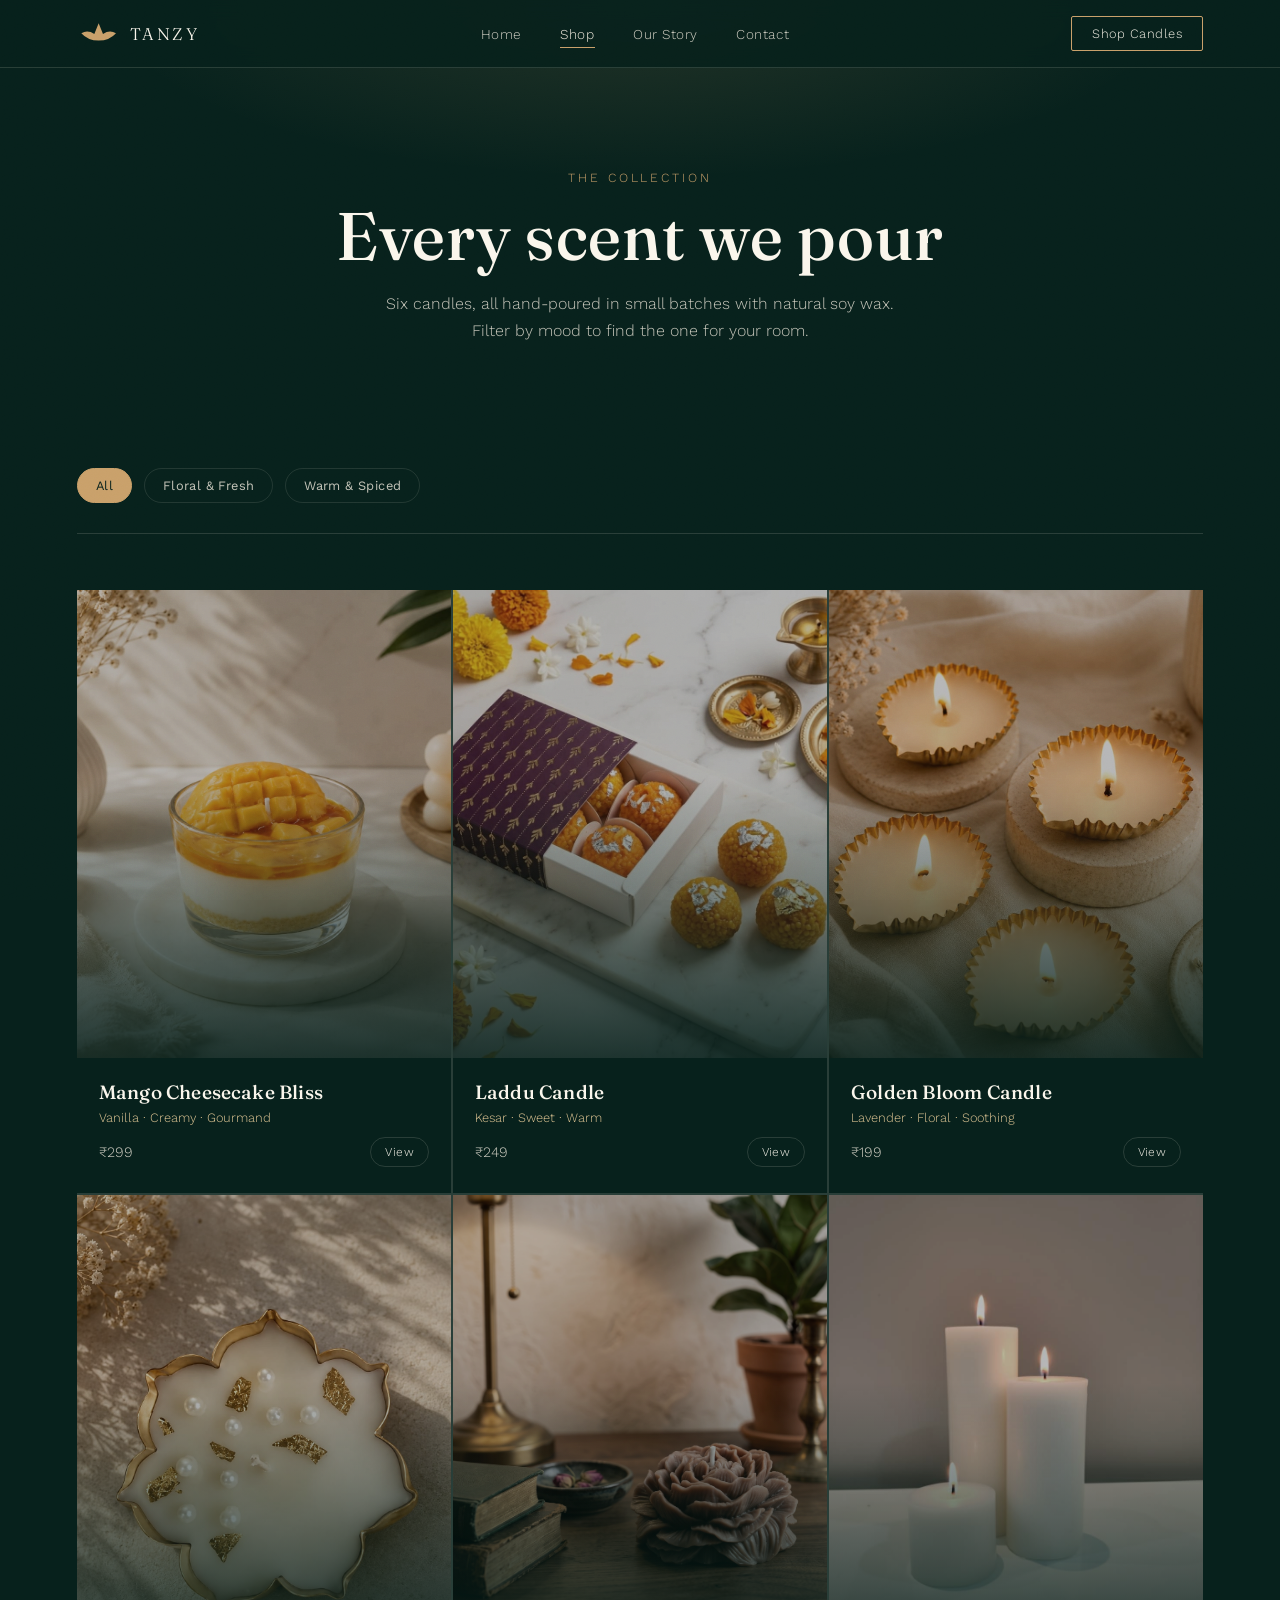
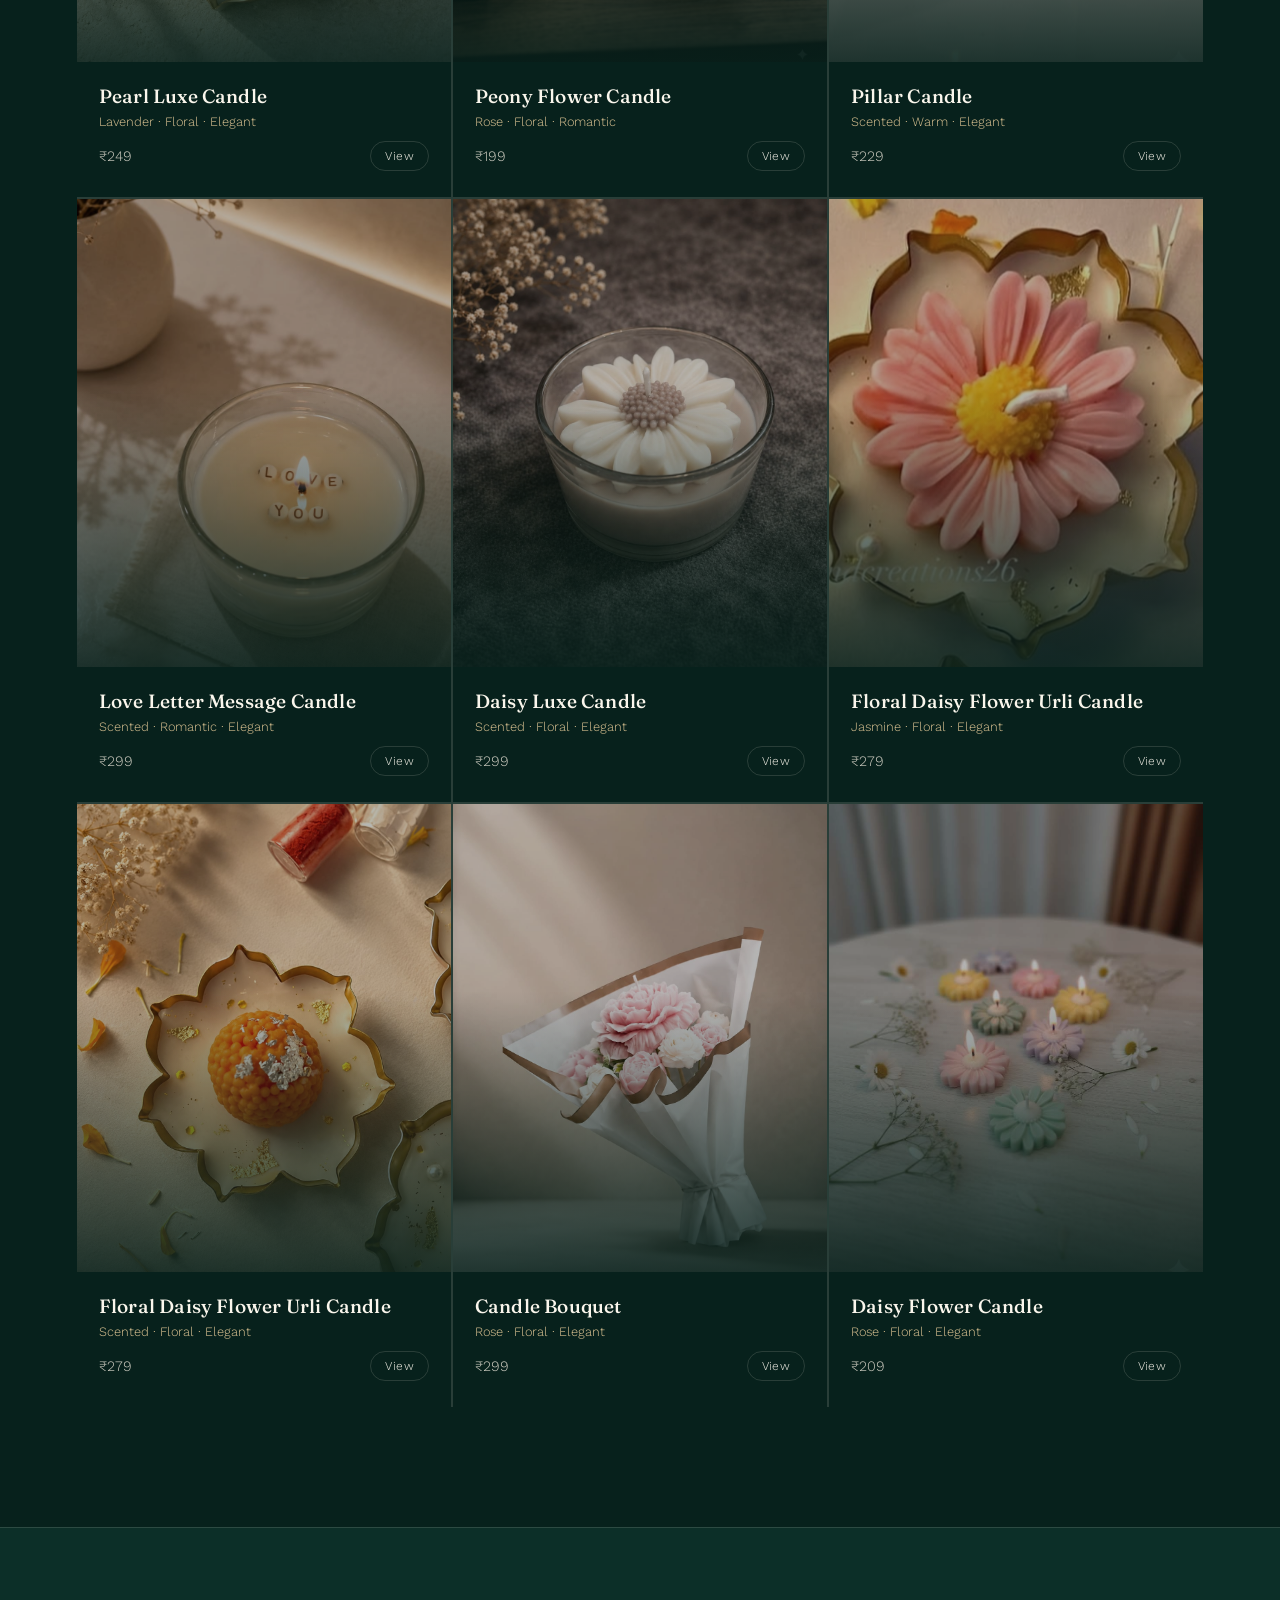
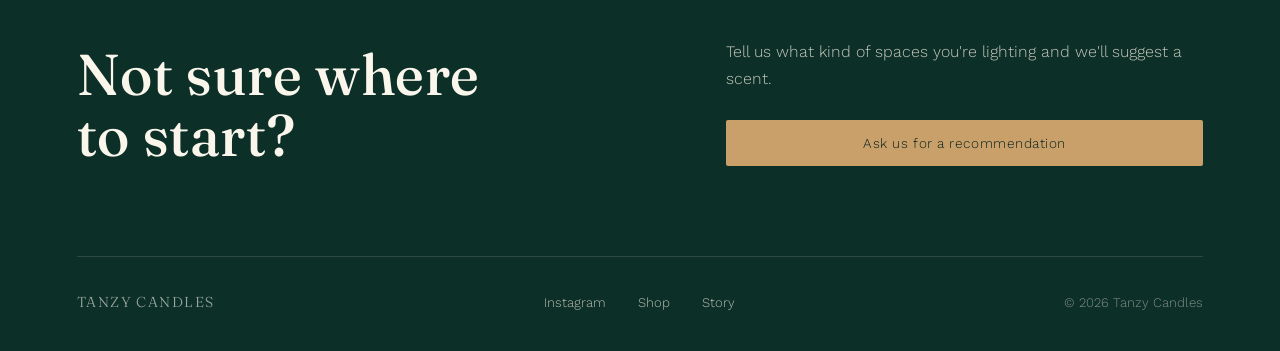
<file: shop.html>
<!doctype html>
<html lang="en">

<head>
    <meta charset="UTF-8" />
    <meta name="viewport" content="width=device-width, initial-scale=1.0" />
    <title>Shop — Tanzy Candles</title>
    <link rel="icon" type="image/svg+xml" href="favicon.svg" />
    <link rel="canonical" href="https://rohit-singh-git.github.io/Tanzy-Candle/shop.html" />
    <meta name="description"
        content="Browse handpoured scented candles by Tanzy Candles — floral, spiced and gourmand fragrances. Soy wax candles crafted in small batches." />
    <meta name="robots" content="index, follow" />

    <meta property="og:type" content="website" />
    <meta property="og:title" content="Shop — Tanzy Candles" />
    <meta property="og:description"
        content="Browse handpoured scented candles by Tanzy Candles — floral, spiced and gourmand fragrances. Soy wax candles crafted in small batches." />
    <meta property="og:url" content="https://rohit-singh-git.github.io/Tanzy-Candle/shop.html" />
    <meta property="og:image"
        content="https://rohit-singh-git.github.io/Tanzy-Candle/images/Mango-cheesecake-bliss-Candle/1.jpeg" />
    <meta property="og:site_name" content="Tanzy Candles" />

    <meta name="twitter:card" content="summary_large_image" />
    <meta name="twitter:title" content="Shop — Tanzy Candles" />
    <meta name="twitter:description"
        content="Browse handpoured scented candles by Tanzy Candles — floral, spiced and gourmand fragrances. Soy wax candles crafted in small batches." />
    <meta name="twitter:image"
        content="https://rohit-singh-git.github.io/Tanzy-Candle/images/Mango-cheesecake-bliss-Candle/1.jpeg" />
    <link rel="preconnect" href="https://fonts.googleapis.com" />
    <link
        href="https://fonts.googleapis.com/css2?family=Fraunces:opsz,wght@9..144,300;9..144,400;9..144,500;9..144,600&family=Work+Sans:wght@300;400;500&display=swap"
        rel="stylesheet" />
    <link rel="stylesheet" href="style.css" />
</head>

<body>
    <div class="grain"></div>

    <nav id="nav" class="solid">
        <a href="index.html">

            <div class="brand">
                <svg viewBox="0 0 100 60" fill="none" xmlns="http://www.w3.org/2000/svg">
                    <path d="M50 5 L60 30 Q75 20 90 28 Q75 45 50 45 Q25 45 10 28 Q25 20 40 30 Z" fill="#c9a06a" />
                </svg>
                TANZY
            </div>
        </a>
        <div class="navlinks">
            <a href="index.html">Home</a>
            <a href="shop.html" class="active">Shop</a>
            <a href="about.html">Our Story</a>
            <a href="contact.html">Contact</a>
        </div>
        <a class="navcta" href="shop.html">Shop Candles</a>
    </nav>

    <div class="pagehead">
        <div class="kicker">THE COLLECTION</div>
        <h1>Every scent we pour</h1>
        <p>
            Six candles, all hand-poured in small batches with natural soy
            wax. Filter by mood to find the one for your room.
        </p>
    </div>

    <section style="padding-top: 0">
        <div class="filters" id="filters">
            <button class="filter-btn active" data-f="all">All</button>
            <button class="filter-btn" data-f="floral">
                Floral & Fresh
            </button>
            <button class="filter-btn" data-f="spiced">
                Warm & Spiced
            </button>
        </div>
        <div class="shop-grid" id="shop-grid"></div>
    </section>

    <footer>
        <div class="footer-cta">
            <h2>Not sure where<br />to start?</h2>
            <div class="footer-form">
                <p style="
                            color: var(--cream);
                            opacity: 0.8;
                            line-height: 1.7;
                            margin-bottom: 14px;
                        ">
                    Tell us what kind of spaces you're lighting and we'll
                    suggest a scent.
                </p>
                <a href="contact.html" class="btn-solid" style="text-align: center">Ask us for a recommendation</a>
            </div>
        </div>
        <div class="footer-bottom">
            <div class="footer-brand">TANZY CANDLES</div>
            <div class="footer-links">
                <a href="https://www.instagram.com/tanzy_candle/" target="_blank" rel="noopener">Instagram</a>
                <a href="shop.html">Shop</a>
                <a href="about.html">Story</a>
            </div>
            <div class="footer-links" style="opacity: 0.5">
                © 2026 Tanzy Candles
            </div>
        </div>
    </footer>

    <script src="products.js"></script>
    <script>
        const nav = document.getElementById("nav");
        window.addEventListener("scroll", () =>
            nav.classList.toggle("scrolled", window.scrollY > 40),
        );

        const MOODS = {
            "mango-cheesecake-bliss": "spiced",
            "laddu-candle": "spiced",
            "golden-bloom-candle": "floral",
            "pearl-luxe-candle": "floral",
            "peony-flower-candle": "floral",
            "pillar-candle": "spiced",
            "love-letter-message-candle": "spiced",
            "daisy-luxe-candle": "floral",
            "floral-daisy-flower-urli": "floral",
            "floral-daisy-flower-urli-candle": "floral",
            "candle-bouquet": "floral",
            "daisy-flower-candle": "floral",
        };

        const grid = document.getElementById("shop-grid");
        function render(filter) {
            grid.innerHTML = "";
            PRODUCTS.filter(
                (p) => filter === "all" || MOODS[p.slug] === filter,
            ).forEach((p) => {
                grid.innerHTML += `
          <a class="pcard" href="product.html?slug=${p.slug}">
            <div class="pimg"><img src="${p.images[0]}" alt="${p.name} candle" onerror="this.src='https://picsum.photos/seed/${p.seed}/700/880'"></div>
            <div class="pinfo">
              <h3>${p.name}</h3>
              <span class="scent">${p.notes}</span>
              <div class="prow">
                <span class="price">₹${p.price}</span>
                <span class="addbtn">View</span>
              </div>
            </div>
          </a>`;
            });
        }
        render("all");

        document
            .getElementById("filters")
            .addEventListener("click", (e) => {
                if (!e.target.classList.contains("filter-btn")) return;
                document
                    .querySelectorAll(".filter-btn")
                    .forEach((b) => b.classList.remove("active"));
                e.target.classList.add("active");
                render(e.target.dataset.f);
            });
    </script>
</body>

</html>
</file>
<file: style.css>
:root {
    --pine-deep: #07211c;
    --pine: #0c2f28;
    --pine-light: #154438;
    --gold: #c9a06a;
    --gold-soft: #e2c896;
    --cream: #f4ede0;
    --ivory: #faf6ec;
    --ember: #d9793f;
    --line: rgba(244, 237, 224, 0.14);
}
* {
    margin: 0;
    padding: 0;
    box-sizing: border-box;
}
html {
    scroll-behavior: smooth;
}
body {
    background: var(--pine-deep);
    color: var(--ivory);
    font-family: "Work Sans", sans-serif;
    font-weight: 300;
    overflow-x: hidden;
}
h1,
h2,
h3,
.display {
    font-family: "Fraunces", serif;
    font-weight: 500;
    letter-spacing: 0.01em;
}
a {
    color: inherit;
    text-decoration: none;
}
img {
    max-width: 100%;
    display: block;
}
@media (prefers-reduced-motion: reduce) {
    * {
        animation-duration: 0.01ms !important;
        transition-duration: 0.01ms !important;
    }
}

.grain {
    position: fixed;
    inset: 0;
    pointer-events: none;
    z-index: 999;
    opacity: 0.05;
    mix-blend-mode: overlay;
    background-image: url("data:image/svg+xml,%3Csvg xmlns='http://www.w3.org/2000/svg' width='120' height='120'%3E%3Cfilter id='n'%3E%3CfeTurbulence type='fractalNoise' baseFrequency='0.9' numOctaves='2' stitchTiles='stitch'/%3E%3C/filter%3E%3Crect width='100%25' height='100%25' filter='url(%23n)'/%3E%3C/svg%3E");
}

/* ---------- nav ---------- */
nav {
    position: fixed;
    top: 0;
    left: 0;
    right: 0;
    z-index: 100;
    display: flex;
    align-items: center;
    justify-content: space-between;
    padding: 26px 6vw;
    transition:
        background 0.4s ease,
        padding 0.4s ease,
        border-color 0.4s ease;
    border-bottom: 1px solid transparent;
}
nav.scrolled,
nav.solid {
    background: rgba(7, 33, 28, 0.92);
    backdrop-filter: blur(10px);
    padding: 16px 6vw;
    border-color: var(--line);
}
.brand {
    display: flex;
    align-items: center;
    gap: 10px;
    font-family: "Fraunces", serif;
    font-size: 1.05rem;
    letter-spacing: 0.14em;
}
.brand svg {
    height: 26px;
    width: auto;
}
.navlinks {
    display: flex;
    gap: 2.4rem;
    font-size: 0.85rem;
    letter-spacing: 0.04em;
    color: var(--cream);
}
.navlinks a {
    position: relative;
    opacity: 0.85;
    transition: opacity 0.3s;
}
.navlinks a:hover,
.navlinks a.active {
    opacity: 1;
}
.navlinks a::after {
    content: "";
    position: absolute;
    left: 0;
    bottom: -6px;
    width: 0;
    height: 1px;
    background: var(--gold);
    transition: width 0.3s ease;
}
.navlinks a:hover::after,
.navlinks a.active::after {
    width: 100%;
}
.navcta {
    border: 1px solid var(--gold);
    padding: 9px 20px;
    font-size: 0.8rem;
    letter-spacing: 0.04em;
    border-radius: 2px;
    transition:
        background 0.3s,
        color 0.3s;
    display: flex;
    align-items: center;
    gap: 8px;
}
.navcta:hover {
    background: var(--gold);
    color: var(--pine-deep);
}
.cart-count {
    font-size: 0.7rem;
    background: var(--gold);
    color: var(--pine-deep);
    border-radius: 50%;
    width: 16px;
    height: 16px;
    display: flex;
    align-items: center;
    justify-content: center;
}
.navcta:hover .cart-count {
    background: var(--pine-deep);
    color: var(--gold);
}

@media (max-width: 860px) {
    .navlinks {
        display: none;
    }
}

/* ---------- page header (non-home pages) ---------- */
.pagehead {
    padding: 170px 6vw 80px;
    background: radial-gradient(
        60% 60% at 50% 0%,
        rgba(201, 160, 106, 0.14),
        transparent 70%
    );
    text-align: center;
}
.kicker {
    font-size: 0.78rem;
    letter-spacing: 0.24em;
    color: var(--gold);
    margin-bottom: 16px;
}
.pagehead h1 {
    font-size: clamp(2.4rem, 6vw, 4.2rem);
    line-height: 1.05;
}
.pagehead p {
    max-width: 520px;
    margin: 18px auto 0;
    color: var(--cream);
    opacity: 0.8;
    line-height: 1.7;
}
.crumb {
    font-size: 0.78rem;
    color: var(--cream);
    opacity: 0.55;
    margin-bottom: 18px;
    letter-spacing: 0.03em;
}
.crumb a:hover {
    color: var(--gold);
    opacity: 1;
}

/* ---------- buttons ---------- */
.btn-solid {
    background: var(--gold);
    color: var(--pine-deep);
    padding: 15px 32px;
    font-size: 0.85rem;
    letter-spacing: 0.04em;
    border-radius: 2px;
    transition:
        transform 0.35s ease,
        box-shadow 0.35s ease;
    display: inline-block;
    border: none;
    cursor: pointer;
    font-family: "Work Sans", sans-serif;
}
.btn-solid:hover {
    transform: translateY(-2px);
    box-shadow: 0 10px 26px rgba(201, 160, 106, 0.25);
}
.btn-outline {
    border: 1px solid var(--line);
    color: var(--ivory);
    padding: 15px 32px;
    font-size: 0.85rem;
    letter-spacing: 0.04em;
    border-radius: 2px;
    transition:
        border-color 0.35s ease,
        background 0.35s ease;
    display: inline-block;
}
.btn-outline:hover {
    border-color: var(--gold);
    background: rgba(201, 160, 106, 0.08);
}

/* ---------- section shell ---------- */
section {
    padding: 120px 6vw;
    position: relative;
}
.section-head {
    max-width: 640px;
}
.section-head h2 {
    font-size: clamp(2.1rem, 4.4vw, 3.2rem);
    line-height: 1.08;
    color: var(--ivory);
}

/* ---------- shop grid ---------- */
.filters {
    display: flex;
    gap: 12px;
    flex-wrap: wrap;
    margin: 44px 0 56px;
    border-bottom: 1px solid var(--line);
    padding-bottom: 30px;
}
.filter-btn {
    border: 1px solid var(--line);
    padding: 9px 18px;
    font-size: 0.8rem;
    letter-spacing: 0.03em;
    border-radius: 20px;
    color: var(--cream);
    opacity: 0.8;
    transition: all 0.3s ease;
    cursor: pointer;
    background: transparent;
    font-family: "Work Sans", sans-serif;
}
.filter-btn:hover {
    opacity: 1;
    border-color: var(--gold);
}
.filter-btn.active {
    background: var(--gold);
    color: var(--pine-deep);
    border-color: var(--gold);
    opacity: 1;
}

.shop-grid {
    display: grid;
    grid-template-columns: repeat(3, 1fr);
    gap: 2px;
    background: var(--line);
}
.pcard {
    background: var(--pine-deep);
    position: relative;
    overflow: hidden;
    display: block;
}
.pcard .pimg {
    position: relative;
    aspect-ratio: 4/5;
    overflow: hidden;
}
.pcard .pimg img {
    width: 100%;
    height: 100%;
    object-fit: cover;
    filter: saturate(0.85) brightness(0.72);
    transition:
        transform 0.7s cubic-bezier(0.19, 1, 0.22, 1),
        filter 0.5s ease;
}
.pcard:hover .pimg img {
    transform: scale(1.06);
    filter: saturate(1) brightness(0.8);
}
.pcard .pimg::after {
    content: "";
    position: absolute;
    inset: 0;
    background: linear-gradient(
        180deg,
        rgba(7, 33, 28, 0) 40%,
        rgba(7, 33, 28, 0.85) 100%
    );
}
.pcard .pinfo {
    padding: 22px 22px 26px;
}
.pcard h3 {
    font-size: 1.2rem;
    margin-bottom: 6px;
}
.pcard .scent {
    font-size: 0.8rem;
    color: var(--gold-soft);
    margin-bottom: 12px;
    display: block;
}
.pcard .prow {
    display: flex;
    justify-content: space-between;
    align-items: center;
}
.pcard .price {
    font-size: 0.9rem;
    color: var(--cream);
    opacity: 0.85;
}
.pcard .addbtn {
    font-size: 0.75rem;
    letter-spacing: 0.03em;
    border: 1px solid var(--line);
    padding: 7px 14px;
    border-radius: 20px;
    transition: all 0.3s ease;
    background: none;
    color: var(--ivory);
    cursor: pointer;
    font-family: "Work Sans", sans-serif;
}
.pcard .addbtn:hover {
    border-color: var(--gold);
    background: var(--gold);
    color: var(--pine-deep);
}

@media (max-width: 860px) {
    .shop-grid {
        grid-template-columns: 1fr 1fr;
    }
}
@media (max-width: 540px) {
    .shop-grid {
        grid-template-columns: 1fr;
    }
}

/* ---------- product detail ---------- */
.product-view {
    display: grid;
    grid-template-columns: 1fr 1fr;
    gap: 6vw;
    padding: 150px 6vw 100px;
    align-items: start;
}
.product-gallery {
    position: sticky;
    top: 110px;
}
.product-gallery .main {
    aspect-ratio: 4/5;
    overflow: hidden;
    border: 1px solid var(--line);
    position: relative;
}
.product-gallery .main img {
    width: 100%;
    height: 100%;
    object-fit: cover;
    filter: saturate(0.9) brightness(0.78);
}
.product-gallery .thumbs {
    display: flex;
    gap: 10px;
    margin-top: 10px;
}
.product-gallery .thumbs img {
    width: 64px;
    height: 64px;
    object-fit: cover;
    border: 1px solid var(--line);
    cursor: pointer;
    filter: saturate(0.85) brightness(0.7);
    transition: border-color 0.3s;
}
.product-gallery .thumbs img:hover {
    border-color: var(--gold);
}
.product-info .scent {
    color: var(--gold-soft);
    font-size: 0.9rem;
    margin: 10px 0 20px;
    display: block;
}
.product-info h1 {
    font-size: clamp(2rem, 3.6vw, 2.8rem);
}
.product-info .price {
    font-family: "Fraunces", serif;
    font-size: 1.6rem;
    color: var(--gold);
    margin: 20px 0;
}
.product-info .desc {
    color: var(--cream);
    opacity: 0.85;
    line-height: 1.8;
    max-width: 52ch;
    margin-bottom: 30px;
}
.meta-row {
    display: flex;
    gap: 3rem;
    padding: 26px 0;
    border-top: 1px solid var(--line);
    border-bottom: 1px solid var(--line);
    margin-bottom: 30px;
}
.meta-row div span {
    display: block;
    font-size: 0.75rem;
    color: var(--cream);
    opacity: 0.6;
    margin-bottom: 6px;
    letter-spacing: 0.03em;
}
.meta-row div b {
    font-family: "Fraunces", serif;
    font-weight: 500;
    font-size: 1.1rem;
}
.notes-table {
    margin-bottom: 34px;
}
.notes-table .nrow {
    display: flex;
    justify-content: space-between;
    padding: 14px 0;
    border-bottom: 1px solid var(--line);
    font-size: 0.92rem;
}
.notes-table .nrow span:first-child {
    color: var(--gold-soft);
    letter-spacing: 0.05em;
    font-size: 0.78rem;
}
.notes-table .nrow span:last-child {
    color: var(--cream);
    text-align: right;
}
.qty-row {
    display: flex;
    align-items: center;
    gap: 20px;
    margin-top: 10px;
}
.qty-box {
    display: flex;
    align-items: center;
    border: 1px solid var(--line);
    border-radius: 2px;
}
.qty-box button {
    background: none;
    border: none;
    color: var(--ivory);
    width: 38px;
    height: 44px;
    font-size: 1.1rem;
    cursor: pointer;
}
.qty-box span {
    width: 32px;
    text-align: center;
    font-size: 0.95rem;
}
.added-msg {
    font-size: 0.8rem;
    color: var(--gold);
    margin-top: 14px;
    opacity: 0;
    transition: opacity 0.3s;
}
.added-msg.show {
    opacity: 1;
}

/* related */
.related h2 {
    font-size: 1.8rem;
    margin-bottom: 36px;
}

/* ---------- about page ---------- */
.story {
    display: grid;
    grid-template-columns: 1fr 1.1fr;
    gap: 6vw;
    align-items: center;
    background: var(--pine);
    border-top: 1px solid var(--line);
    border-bottom: 1px solid var(--line);
}
.story-visual {
    position: relative;
    aspect-ratio: 4/5;
    border-radius: 2px;
    overflow: hidden;
}
.story-visual img {
    width: 100%;
    height: 100%;
    object-fit: cover;
    filter: saturate(0.85) brightness(0.65);
}
.story-copy p {
    font-size: 1.05rem;
    line-height: 1.85;
    color: var(--cream);
    opacity: 0.88;
    margin-top: 22px;
    max-width: 52ch;
}
.story-stats {
    display: flex;
    gap: 8vw;
    margin-top: 44px;
    flex-wrap: wrap;
}
.stat b {
    display: block;
    font-family: "Fraunces", serif;
    font-size: 2.2rem;
    color: var(--gold);
    font-weight: 500;
}
.stat span {
    font-size: 0.8rem;
    color: var(--cream);
    opacity: 0.7;
    letter-spacing: 0.03em;
}

.process-grid {
    margin-top: 70px;
    display: grid;
    grid-template-columns: repeat(4, 1fr);
    gap: 1px;
    background: var(--line);
    border: 1px solid var(--line);
}
.process-item {
    background: var(--pine-deep);
    padding: 44px 30px;
    transition: background 0.35s ease;
}
.process-item:hover {
    background: var(--pine);
}
.process-num {
    font-family: "Fraunces", serif;
    font-style: italic;
    color: var(--gold);
    font-size: 1.1rem;
    margin-bottom: 22px;
    display: block;
}
.process-item h3 {
    font-size: 1.2rem;
    margin-bottom: 10px;
    font-weight: 500;
}
.process-item p {
    font-size: 0.92rem;
    line-height: 1.6;
    color: var(--cream);
    opacity: 0.75;
}

.team-grid {
    display: grid;
    grid-template-columns: repeat(3, 1fr);
    gap: 40px;
    margin-top: 60px;
}
.team-card img {
    aspect-ratio: 0.8;
    object-fit: cover;
    filter: saturate(0.85) brightness(0.75);
    margin-bottom: 18px;
}
.team-card h3 {
    font-size: 1.1rem;
    margin-bottom: 4px;
}
.team-card span {
    font-size: 0.82rem;
    color: var(--gold-soft);
}

@media (max-width: 860px) {
    .story {
        grid-template-columns: 1fr;
    }
    .process-grid {
        grid-template-columns: 1fr 1fr;
    }
    .team-grid {
        grid-template-columns: 1fr;
    }
    .product-view {
        grid-template-columns: 1fr;
        padding-top: 120px;
    }
    .product-gallery {
        position: static;
    }
}
@media (max-width: 540px) {
    .process-grid {
        grid-template-columns: 1fr;
    }
    section {
        padding: 90px 6vw;
    }
    .meta-row {
        gap: 1.6rem;
        flex-wrap: wrap;
    }
}

/* ---------- ingredients strip ---------- */
.strip {
    background: var(--gold);
    color: var(--pine-deep);
    padding: 26px 0;
    overflow: hidden;
    white-space: nowrap;
}
.strip-track {
    display: inline-flex;
    gap: 3rem;
    animation: scroll 26s linear infinite;
}
.strip-track span {
    font-family: "Fraunces", serif;
    font-style: italic;
    font-size: 1.15rem;
    display: inline-flex;
    align-items: center;
    gap: 3rem;
}
.strip-track span::after {
    content: "✦";
    font-style: normal;
    font-size: 0.8rem;
    opacity: 0.6;
}
@keyframes scroll {
    from {
        transform: translateX(0);
    }
    to {
        transform: translateX(-50%);
    }
}

/* ---------- contact ---------- */
.contact-wrap {
    display: grid;
    grid-template-columns: 1fr 1fr;
    gap: 6vw;
    padding-top: 20px;
}
.contact-form {
    display: flex;
    flex-direction: column;
    gap: 20px;
}
.field label {
    display: block;
    font-size: 0.78rem;
    letter-spacing: 0.05em;
    color: var(--gold-soft);
    margin-bottom: 8px;
}
.field input,
.field textarea {
    width: 100%;
    background: transparent;
    border: none;
    border-bottom: 1px solid var(--line);
    padding: 12px 2px;
    color: var(--ivory);
    font-family: "Work Sans", sans-serif;
    font-size: 0.95rem;
    outline: none;
    transition: border-color 0.3s;
    resize: none;
}
.field input::placeholder,
.field textarea::placeholder {
    color: rgba(244, 237, 224, 0.35);
}
.field input:focus,
.field textarea:focus {
    border-color: var(--gold);
}
.contact-info {
    border-left: 1px solid var(--line);
    padding-left: 5vw;
}
.info-block {
    margin-bottom: 36px;
}
.info-block span {
    display: block;
    font-size: 0.78rem;
    letter-spacing: 0.05em;
    color: var(--gold-soft);
    margin-bottom: 8px;
}
.info-block b {
    font-family: "Fraunces", serif;
    font-size: 1.15rem;
    font-weight: 500;
}
.form-success {
    margin-top: 16px;
    font-size: 0.85rem;
    color: var(--gold);
    opacity: 0;
    transition: opacity 0.3s;
}
.form-success.show {
    opacity: 1;
}
@media (max-width: 860px) {
    .contact-wrap {
        grid-template-columns: 1fr;
    }
    .contact-info {
        border-left: none;
        padding-left: 0;
        border-top: 1px solid var(--line);
        padding-top: 40px;
    }
}

/* ---------- testimonial ---------- */
.testimonial {
    background: var(--pine-deep);
    text-align: justify;
    max-width: fit-content;
    margin: 0 auto;
    display: flex;
}
.testimonial q {
    display: block;
    font-family: "Fraunces", serif;
    font-weight: 400;
    font-style: italic;
    font-size: clamp(1.5rem, 3vw, 2.1rem);
    line-height: 1.5;
    color: var(--ivory);
    quotes: none;
}
.testimonial cite {
    display: block;
    margin-top: 26px;
    font-style: normal;
    font-size: 0.85rem;
    letter-spacing: 0.05em;
    color: var(--gold);
}
.testimonial div{
    margin: 0 30px;
}

/* ---------- footer ---------- */
footer {
    background: var(--pine);
    border-top: 1px solid var(--line);
    padding: 110px 6vw 40px;
}
.footer-cta {
    display: grid;
    grid-template-columns: 1.2fr 1fr;
    gap: 6vw;
    align-items: end;
    padding-bottom: 90px;
    border-bottom: 1px solid var(--line);
}
.footer-cta h2 {
    font-size: clamp(2.2rem, 5vw, 3.6rem);
    line-height: 1.05;
    color: var(--ivory);
}
.footer-form {
    display: flex;
    flex-direction: column;
    gap: 14px;
}
.footer-form input {
    background: transparent;
    border: none;
    border-bottom: 1px solid var(--line);
    padding: 12px 2px;
    color: var(--ivory);
    font-family: "Work Sans", sans-serif;
    font-size: 0.95rem;
    outline: none;
    transition: border-color 0.3s;
}
.footer-form input::placeholder {
    color: rgba(244, 237, 224, 0.4);
}
.footer-form input:focus {
    border-color: var(--gold);
}
.footer-bottom {
    display: flex;
    justify-content: space-between;
    align-items: center;
    padding-top: 36px;
    flex-wrap: wrap;
    gap: 20px;
}
.footer-links {
    display: flex;
    gap: 2rem;
    font-size: 0.82rem;
    color: var(--cream);
    opacity: 0.75;
}
.footer-links a:hover {
    color: var(--gold);
    opacity: 1;
}
.footer-brand {
    font-family: "Fraunces", serif;
    font-size: 0.9rem;
    letter-spacing: 0.1em;
    opacity: 0.6;
}
@media (max-width: 860px) {
    .footer-cta {
        grid-template-columns: 1fr;
        gap: 40px;
    }
}
</file>
